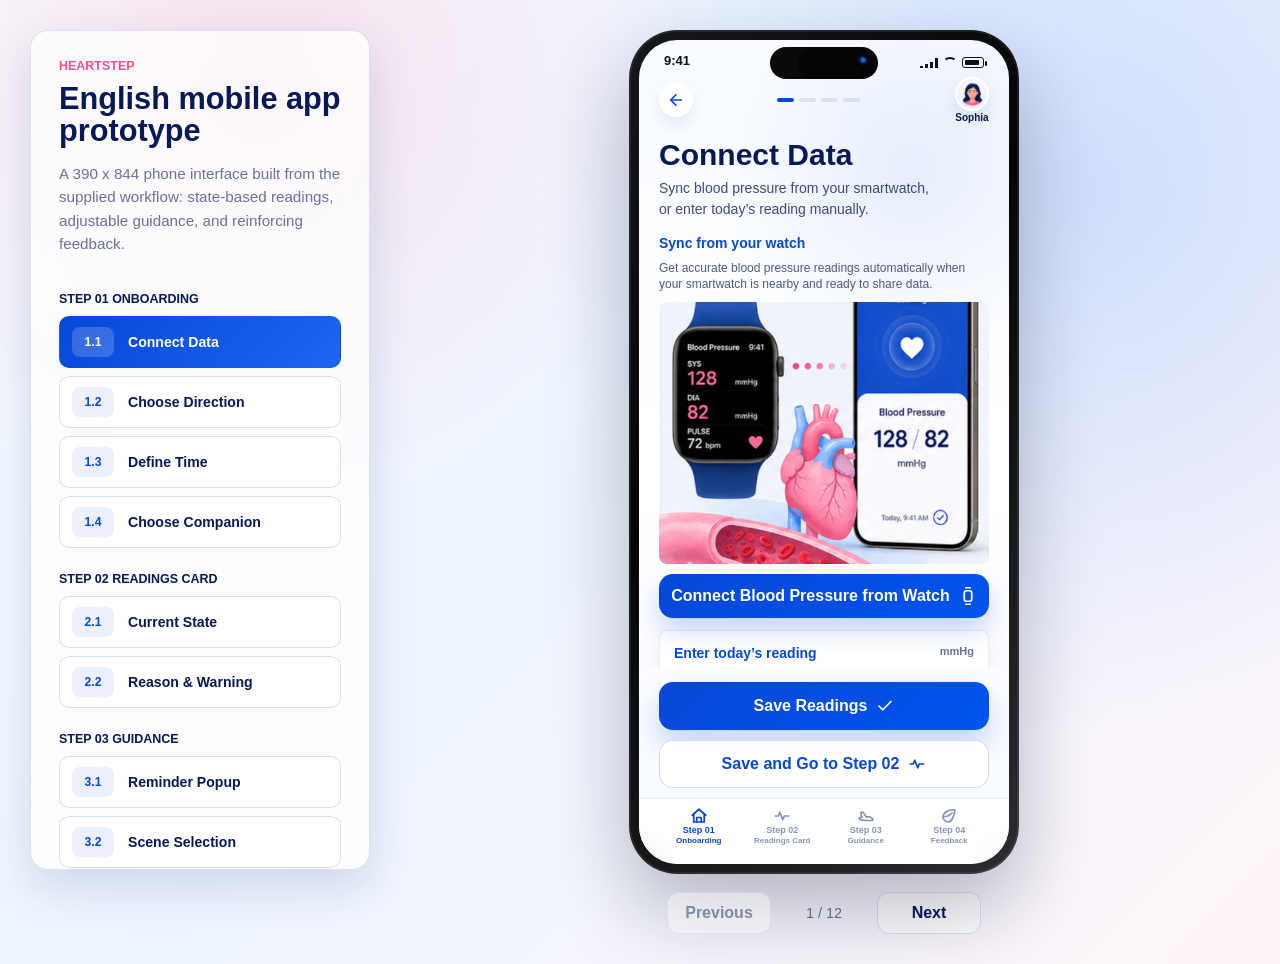
<file: index.html>
<!doctype html>
<html lang="en">
  <head>
    <meta charset="utf-8" />
    <meta name="viewport" content="width=device-width, initial-scale=1" />
    <title>HeartStep English Mobile Prototype</title>
    <link rel="stylesheet" href="./styles.css" />
  </head>
  <body>
    <div class="prototype-shell">
      <aside class="storyboard" aria-label="Prototype screens">
        <div>
          <p class="eyebrow">HeartStep</p>
          <h1>English mobile app prototype</h1>
          <p class="story-copy">
            A 390 x 844 phone interface built from the supplied workflow:
            state-based readings, adjustable guidance, and reinforcing feedback.
          </p>
        </div>
        <div id="screenNav" class="screen-nav"></div>
      </aside>

      <main class="stage">
        <section class="phone-frame" aria-label="390 by 844 mobile prototype">
          <div class="phone-hardware"></div>
          <div id="phoneScreen" class="phone-screen"></div>
        </section>
        <div class="stage-controls" aria-label="Screen controls">
          <button id="prevScreen" type="button" class="ghost-button">Previous</button>
          <span id="screenCounter" class="counter"></span>
          <button id="nextScreen" type="button" class="ghost-button">Next</button>
        </div>
      </main>
    </div>

    <script src="./app.js"></script>
  </body>
</html>
</file>
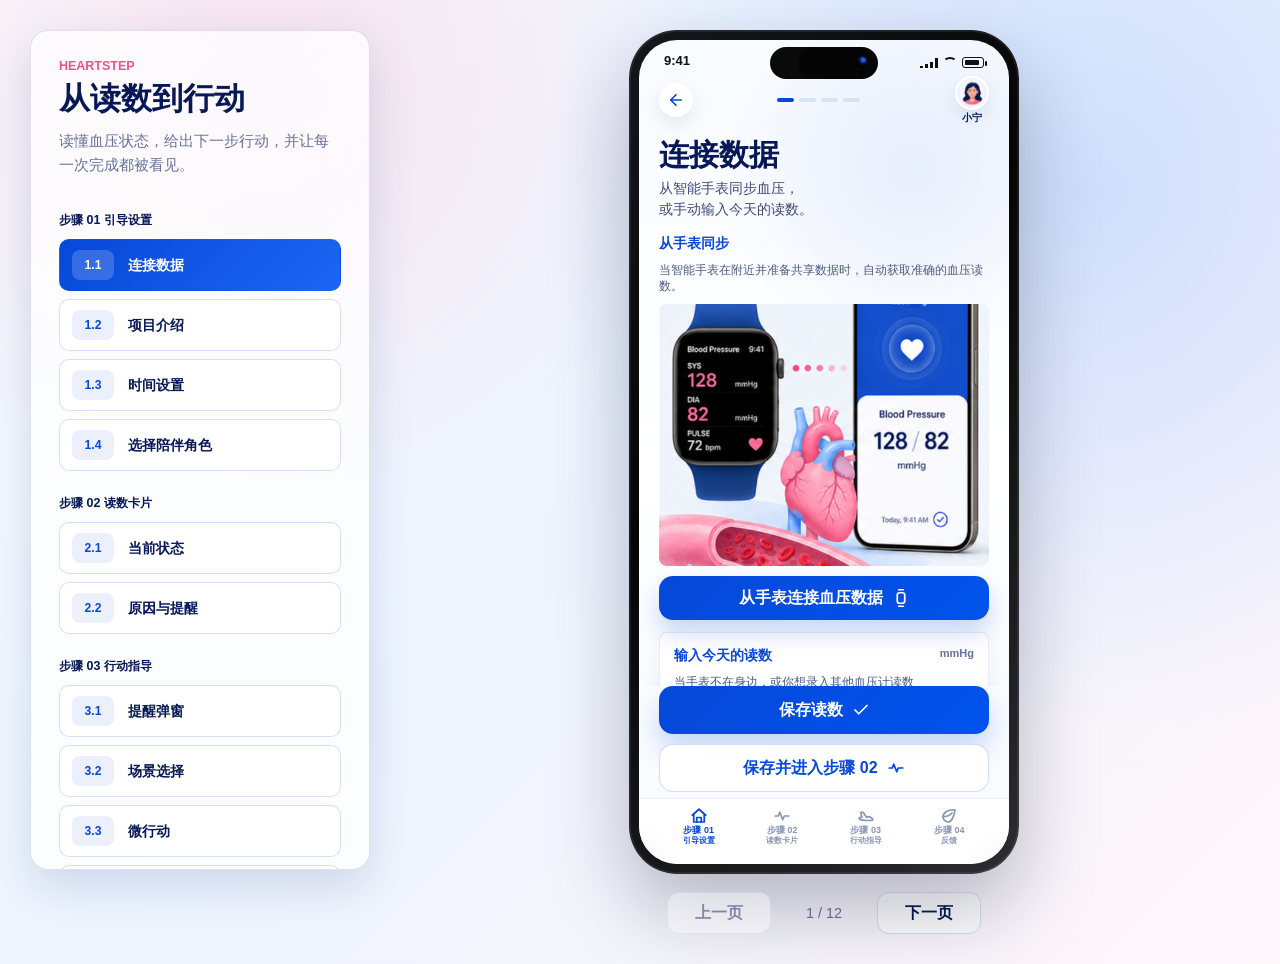
<file: zh/index.html>
<!doctype html>
<html lang="zh-CN">
  <head>
    <meta charset="utf-8" />
    <meta name="viewport" content="width=device-width, initial-scale=1" />
    <title>从读数到行动</title>
    <link rel="stylesheet" href="./styles.css" />
  </head>
  <body>
    <div class="prototype-shell">
      <aside class="storyboard" aria-label="原型页面">
        <div>
          <p class="eyebrow">HeartStep</p>
          <h1>从读数到行动</h1>
          <p class="story-copy">
            读懂血压状态，给出下一步行动，并让每一次完成都被看见。
          </p>
        </div>
        <div id="screenNav" class="screen-nav"></div>
      </aside>

      <main class="stage">
        <section class="phone-frame" aria-label="手机界面预览">
          <div class="phone-hardware"></div>
          <div id="phoneScreen" class="phone-screen"></div>
        </section>
        <div class="stage-controls" aria-label="页面控制">
          <button id="prevScreen" type="button" class="ghost-button">上一页</button>
          <span id="screenCounter" class="counter"></span>
          <button id="nextScreen" type="button" class="ghost-button">下一页</button>
        </div>
      </main>
    </div>

    <script src="./app.js"></script>
  </body>
</html>
</file>
<file: styles.css>
:root {
  --blue: #0648d8;
  --blue-2: #1d65f2;
  --navy: #061856;
  --ink: #13204b;
  --muted: #68739b;
  --line: #dfe7f5;
  --soft: #f5f8ff;
  --soft-blue: #eaf2ff;
  --pink: #f05284;
  --pink-2: #ff7aa1;
  --green: #27b56f;
  --amber: #f59b2f;
  --red: #e82745;
  --lavender: #756af4;
  --shadow: 0 18px 45px rgba(31, 64, 132, 0.16);
}

* {
  box-sizing: border-box;
}

html,
body {
  margin: 0;
  min-height: 100%;
}

body {
  font-family: Inter, ui-sans-serif, -apple-system, BlinkMacSystemFont, "Segoe UI", sans-serif;
  color: var(--ink);
  background:
    radial-gradient(circle at 20% 8%, rgba(255, 122, 161, 0.18), transparent 28rem),
    radial-gradient(circle at 85% 20%, rgba(29, 101, 242, 0.16), transparent 34rem),
    linear-gradient(135deg, #f7fbff 0%, #eef5ff 48%, #fff6fa 100%);
}

button {
  font: inherit;
}

.prototype-shell {
  min-height: 100vh;
  display: grid;
  grid-template-columns: minmax(260px, 340px) minmax(430px, 1fr);
  gap: 28px;
  align-items: center;
  padding: 30px;
}

.storyboard {
  align-self: stretch;
  max-height: calc(100vh - 60px);
  overflow: auto;
  padding: 28px;
  border: 1px solid rgba(116, 139, 192, 0.24);
  border-radius: 18px;
  background: rgba(255, 255, 255, 0.74);
  box-shadow: var(--shadow);
  backdrop-filter: blur(18px);
}

.eyebrow {
  margin: 0 0 10px;
  color: var(--pink);
  font-size: 0.78rem;
  font-weight: 800;
  text-transform: uppercase;
  letter-spacing: 0;
}

.storyboard h1 {
  margin: 0;
  color: var(--navy);
  font-size: clamp(1.8rem, 2.4vw, 2.6rem);
  line-height: 1.05;
  letter-spacing: 0;
}

.story-copy {
  margin: 14px 0 24px;
  color: var(--muted);
  line-height: 1.55;
  font-size: 0.95rem;
}

.screen-nav {
  display: grid;
  gap: 12px;
}

.nav-group {
  display: grid;
  gap: 8px;
}

.nav-group-title {
  margin: 12px 0 2px;
  color: var(--navy);
  font-size: 0.78rem;
  font-weight: 800;
  text-transform: uppercase;
  letter-spacing: 0;
}

.screen-nav button,
.ghost-button {
  border: 1px solid rgba(6, 72, 216, 0.16);
  background: #fff;
  color: var(--navy);
  cursor: pointer;
  transition: transform 160ms ease, border-color 160ms ease, background 160ms ease, color 160ms ease;
}

.screen-nav button {
  width: 100%;
  display: grid;
  grid-template-columns: 46px 1fr;
  gap: 10px;
  align-items: center;
  padding: 10px 12px;
  border-radius: 10px;
  text-align: left;
}

.screen-nav button:hover,
.ghost-button:hover {
  transform: translateY(-1px);
  border-color: rgba(6, 72, 216, 0.34);
}

.screen-nav button.is-active {
  color: #fff;
  border-color: transparent;
  background: linear-gradient(135deg, var(--blue), var(--blue-2));
}

.nav-code {
  display: inline-grid;
  width: 42px;
  height: 30px;
  place-items: center;
  border-radius: 8px;
  background: rgba(6, 72, 216, 0.08);
  color: var(--blue);
  font-weight: 800;
  font-size: 0.76rem;
}

.is-active .nav-code {
  background: rgba(255, 255, 255, 0.18);
  color: #fff;
}

.nav-title {
  font-size: 0.88rem;
  font-weight: 750;
}

.stage {
  display: grid;
  justify-items: center;
  gap: 18px;
}

.phone-frame {
  position: relative;
  width: min(390px, 46vh);
  min-width: 320px;
  max-width: calc(100vw - 40px);
  aspect-ratio: 390 / 844;
  padding: 10px;
  border-radius: 48px;
  background: linear-gradient(135deg, #16171c, #050506 42%, #2c2c31);
  box-shadow:
    0 36px 80px rgba(9, 19, 45, 0.28),
    inset 0 0 0 2px rgba(255, 255, 255, 0.08);
}

.phone-hardware::before {
  content: "";
  position: absolute;
  z-index: 5;
  top: 17px;
  left: 50%;
  width: 108px;
  height: 32px;
  transform: translateX(-50%);
  border-radius: 20px;
  background: #050506;
  box-shadow: inset 28px 0 0 rgba(255, 255, 255, 0.02);
}

.phone-hardware::after {
  content: "";
  position: absolute;
  z-index: 6;
  top: 26px;
  left: calc(50% + 32px);
  width: 11px;
  height: 11px;
  border-radius: 50%;
  background: radial-gradient(circle at 65% 35%, #1b65ff 0 12%, #07122f 38%, #000 70%);
}

.phone-screen {
  position: relative;
  width: 100%;
  height: 100%;
  overflow: hidden;
  border-radius: 38px;
  background:
    radial-gradient(circle at 74% 16%, rgba(6, 72, 216, 0.08), transparent 12rem),
    linear-gradient(180deg, #f8fbff 0%, #ffffff 52%, #f7faff 100%);
}

.stage-controls {
  display: flex;
  align-items: center;
  gap: 14px;
}

.ghost-button {
  min-width: 104px;
  height: 42px;
  border-radius: 12px;
  font-weight: 800;
}

.ghost-button:disabled {
  cursor: not-allowed;
  opacity: 0.42;
  transform: none;
}

.counter {
  min-width: 78px;
  color: var(--muted);
  font-size: 0.9rem;
  text-align: center;
}

.status-bar {
  position: absolute;
  inset: 0 0 auto;
  height: 34px;
  display: flex;
  align-items: end;
  justify-content: space-between;
  padding: 0 25px 6px;
  color: #111;
  font-size: 13px;
  font-weight: 800;
  z-index: 3;
}

.status-icons {
  display: flex;
  align-items: center;
  gap: 5px;
}

.signal {
  width: 18px;
  height: 12px;
  background:
    linear-gradient(to top, #111 0 35%, transparent 35%) 0 7px / 3px 5px no-repeat,
    linear-gradient(to top, #111 0 52%, transparent 52%) 5px 5px / 3px 7px no-repeat,
    linear-gradient(to top, #111 0 70%, transparent 70%) 10px 3px / 3px 9px no-repeat,
    linear-gradient(to top, #111 0 92%, transparent 92%) 15px 1px / 3px 11px no-repeat;
}

.wifi {
  width: 14px;
  height: 11px;
  border: 2px solid #111;
  border-color: #111 transparent transparent transparent;
  border-radius: 50%;
}

.battery {
  position: relative;
  width: 22px;
  height: 11px;
  border: 1.8px solid #111;
  border-radius: 3px;
}

.battery::before {
  content: "";
  position: absolute;
  inset: 2px 4px 2px 2px;
  border-radius: 1px;
  background: #111;
}

.battery::after {
  content: "";
  position: absolute;
  right: -4px;
  top: 3px;
  width: 2px;
  height: 5px;
  border-radius: 2px;
  background: #111;
}

.app-bar {
  position: absolute;
  inset: 34px 0 auto;
  height: 52px;
  z-index: 2;
  display: grid;
  grid-template-columns: 44px 1fr 56px;
  align-items: center;
  gap: 8px;
  padding: 0 20px;
}

.back-control,
.avatar,
.round-icon {
  display: grid;
  place-items: center;
  border: 0;
  border-radius: 50%;
  background: #fff;
  box-shadow: 0 8px 18px rgba(23, 58, 119, 0.1);
}

.back-control {
  width: 34px;
  height: 34px;
  color: var(--blue);
  cursor: pointer;
}

.avatar-wrap {
  justify-self: end;
  display: grid;
  justify-items: center;
  gap: 1px;
  color: var(--navy);
  font-size: 10px;
  font-weight: 800;
}

.avatar {
  position: relative;
  width: 34px;
  height: 34px;
  overflow: hidden;
  border: 2px solid #fff;
  background: #eef5ff url("./assets/sophia.png") center / cover no-repeat;
}

.avatar::before {
  content: none;
}

.avatar::after {
  content: none;
}

.step-stack {
  display: grid;
  justify-items: center;
  gap: 6px;
  color: var(--blue);
  font-size: 14px;
  font-weight: 850;
}

.progress-dots {
  display: flex;
  align-items: center;
  gap: 5px;
}

.progress-dots span {
  width: 17px;
  height: 4px;
  border-radius: 999px;
  background: #d8e2f4;
}

.progress-dots span.is-on {
  background: var(--blue);
}

.screen-scroll {
  position: absolute;
  inset: 91px 0 82px;
  overflow-y: auto;
  padding: 0 20px 22px;
  scrollbar-width: none;
}

.screen-scroll::-webkit-scrollbar {
  display: none;
}

.screen-scroll.with-tabs {
  bottom: 72px;
}

.screen-scroll.bottom-cta {
  bottom: 146px;
}

.screen-scroll.bottom-dual {
  bottom: 196px;
}

.screen-scroll.no-action {
  bottom: 18px;
}

.screen-scroll.modal-space {
  inset: 34px 0 74px;
}

.screen-title {
  margin: 8px 0 16px;
}

.screen-title h2,
.screen-title h3 {
  margin: 0;
  color: var(--navy);
  font-size: 30px;
  line-height: 1.04;
  letter-spacing: 0;
}

.screen-title h3 {
  font-size: 24px;
}

.screen-title p {
  margin: 8px 0 0;
  max-width: 310px;
  color: #3f4a78;
  font-size: 14px;
  line-height: 1.46;
}

.accent {
  color: var(--pink);
}

.panel,
.info-row,
.option-card,
.state-card,
.summary-tile,
.reminder-card {
  border: 1px solid rgba(98, 121, 171, 0.15);
  border-radius: 8px;
  background: rgba(255, 255, 255, 0.88);
  box-shadow: 0 10px 24px rgba(31, 64, 132, 0.08);
}

.panel {
  padding: 14px;
}

.panel + .panel,
.visual + .panel,
.chart-card + .panel,
.section-gap {
  margin-top: 12px;
}

.primary-action {
  position: absolute;
  z-index: 4;
  left: 20px;
  right: 20px;
  bottom: 82px;
  height: 54px;
  display: inline-flex;
  align-items: center;
  justify-content: center;
  gap: 10px;
  border: 0;
  border-radius: 16px;
  color: #fff;
  background: linear-gradient(135deg, var(--blue), #0053ed);
  box-shadow: 0 14px 28px rgba(6, 72, 216, 0.24);
  cursor: pointer;
  font-weight: 850;
}

.primary-action.pink {
  background: linear-gradient(135deg, var(--pink), #f73a70);
  box-shadow: 0 14px 28px rgba(240, 82, 132, 0.24);
}

.primary-action.green {
  background: linear-gradient(135deg, #1da765, #25c878);
  box-shadow: 0 14px 28px rgba(39, 181, 111, 0.22);
}

.bottom-actions {
  position: absolute;
  z-index: 8;
  left: 20px;
  right: 20px;
  bottom: 76px;
  display: grid;
  gap: 10px;
}

.bottom-action {
  min-height: 48px;
  display: inline-flex;
  align-items: center;
  justify-content: center;
  gap: 9px;
  border-radius: 14px;
  cursor: pointer;
  font-weight: 850;
}

.bottom-action.primary {
  border: 0;
  color: #fff;
  background: linear-gradient(135deg, var(--blue), #0053ed);
  box-shadow: 0 14px 28px rgba(6, 72, 216, 0.22);
}

.bottom-action.secondary {
  border: 1px solid rgba(6, 72, 216, 0.18);
  color: var(--blue);
  background: rgba(255, 255, 255, 0.94);
}

.bottom-tabs {
  position: absolute;
  z-index: 6;
  inset: auto 0 0;
  height: 66px;
  display: grid;
  grid-template-columns: repeat(4, 1fr);
  align-items: start;
  padding: 7px 18px 0;
  background: rgba(255, 255, 255, 0.92);
  border-top: 1px solid rgba(98, 121, 171, 0.14);
  backdrop-filter: blur(12px);
}

.tab-item {
  border: 0;
  background: transparent;
  cursor: pointer;
  display: grid;
  justify-items: center;
  gap: 1px;
  color: #8a96b8;
  font: inherit;
  font-size: 9px;
  font-weight: 750;
  line-height: 1.1;
}

.tab-item.is-active {
  color: var(--blue);
}

.tab-item small {
  max-width: 72px;
  color: inherit;
  font-size: 8px;
  line-height: 1.08;
}

.icon {
  width: 18px;
  height: 18px;
  display: inline-block;
  vertical-align: middle;
  fill: none;
  stroke: currentColor;
  stroke-width: 2.3;
  stroke-linecap: round;
  stroke-linejoin: round;
}

.icon.fill {
  fill: currentColor;
  stroke: none;
}

.round-icon {
  flex: 0 0 auto;
  width: 42px;
  height: 42px;
  color: var(--blue);
  background: var(--soft-blue);
  box-shadow: none;
}

.round-icon.pink {
  color: var(--pink);
  background: #fff0f5;
}

.round-icon.green {
  color: var(--green);
  background: #eaf9f1;
}

.round-icon.amber {
  color: var(--amber);
  background: #fff6e9;
}

.round-icon.red {
  color: var(--red);
  background: #fff0f2;
}

.round-icon.purple {
  color: #8358e8;
  background: #f1ecff;
}

.visual {
  position: relative;
  min-height: 188px;
  overflow: hidden;
  border-radius: 8px;
  background:
    radial-gradient(circle at 24% 20%, rgba(255, 255, 255, 0.86), transparent 6rem),
    linear-gradient(135deg, #eaf3ff 0%, #fff7fb 100%);
}

.visual.tall {
  min-height: 270px;
}

.visual.connect-visual {
  min-height: 262px;
  background: linear-gradient(135deg, #eef6ff 0%, #fff7fb 100%);
}

.visual.short {
  min-height: 132px;
}

.visual.blue {
  background: linear-gradient(135deg, #e8f1ff 0%, #f7fbff 48%, #fff1f6 100%);
}

.visual.sleep {
  background:
    radial-gradient(circle at 76% 18%, rgba(255, 255, 255, 0.88), transparent 5rem),
    linear-gradient(135deg, #dfe9ff 0%, #f2f5ff 56%, #fff1f6 100%);
}

.visual.danger {
  background:
    radial-gradient(circle at 78% 30%, rgba(255, 122, 161, 0.28), transparent 5rem),
    linear-gradient(135deg, #fff5f7 0%, #ffe7ed 100%);
}

.visual.green {
  background:
    radial-gradient(circle at 80% 26%, rgba(39, 181, 111, 0.16), transparent 6rem),
    linear-gradient(135deg, #effff7 0%, #f8fbff 64%, #fff6fa 100%);
}

.visual.frozen {
  background:
    linear-gradient(180deg, rgba(255, 255, 255, 0.35), rgba(255, 255, 255, 0.4)),
    linear-gradient(135deg, #dce6f4 0%, #f7fbff 100%);
  filter: grayscale(0.42);
}

.blob {
  position: absolute;
  border-radius: 50%;
  background: rgba(6, 72, 216, 0.09);
}

.blob.one {
  width: 150px;
  height: 150px;
  left: -30px;
  bottom: -40px;
}

.blob.two {
  width: 120px;
  height: 120px;
  right: -28px;
  top: 24px;
  background: rgba(240, 82, 132, 0.12);
}

.organ-heart {
  position: absolute;
  right: 34px;
  top: 44px;
  width: 78px;
  height: 92px;
  transform: rotate(-10deg);
  border-radius: 42% 50% 48% 54%;
  background:
    radial-gradient(circle at 34% 27%, #ff98ae 0 18%, transparent 19%),
    radial-gradient(circle at 63% 24%, #ff7395 0 18%, transparent 19%),
    linear-gradient(135deg, #ff86a2, #ef3f72 58%, #cf244d);
  box-shadow: inset -12px -12px 18px rgba(156, 23, 55, 0.16), 0 12px 22px rgba(240, 82, 132, 0.22);
}

.organ-heart::before,
.organ-heart::after {
  content: "";
  position: absolute;
  top: -24px;
  width: 13px;
  height: 38px;
  border-radius: 999px;
  background: linear-gradient(#fe83a0, #ef3f72);
}

.organ-heart::before {
  left: 22px;
  transform: rotate(-18deg);
}

.organ-heart::after {
  left: 43px;
  transform: rotate(17deg);
  background: linear-gradient(#70a8ff, #2d69dc);
}

.simple-heart {
  position: absolute;
  width: 64px;
  height: 58px;
  transform: rotate(-45deg);
  background: linear-gradient(135deg, #ff7da0, var(--pink));
  border-radius: 15px 0 10px 0;
  box-shadow: 0 12px 24px rgba(240, 82, 132, 0.22);
}

.simple-heart::before,
.simple-heart::after {
  content: "";
  position: absolute;
  width: 64px;
  height: 64px;
  border-radius: 50%;
  background: inherit;
}

.simple-heart::before {
  left: 0;
  top: -33px;
}

.simple-heart::after {
  left: 33px;
  top: 0;
}

.sync-mini-heart {
  position: absolute;
  z-index: 2;
  left: 140px;
  top: 92px;
  width: 34px;
  height: 30px;
  transform: rotate(-45deg);
  border-radius: 9px 0 6px 0;
  background: linear-gradient(135deg, #ff94ad, var(--pink));
  box-shadow: 0 10px 18px rgba(240, 82, 132, 0.18);
}

.sync-mini-heart::before,
.sync-mini-heart::after {
  content: "";
  position: absolute;
  width: 34px;
  height: 34px;
  border-radius: 50%;
  background: inherit;
}

.sync-mini-heart::before {
  left: 0;
  top: -17px;
}

.sync-mini-heart::after {
  left: 17px;
  top: 0;
}

.artery {
  position: absolute;
  left: 24px;
  right: 24px;
  bottom: 26px;
  height: 72px;
  border-radius: 999px;
  background:
    linear-gradient(180deg, rgba(255, 255, 255, 0.62), transparent 34%),
    linear-gradient(90deg, #ff9ab0, #f35582 52%, #ff8ea8);
  box-shadow: inset 0 0 0 8px rgba(255, 255, 255, 0.32), inset 0 -12px 18px rgba(156, 23, 55, 0.12);
}

.artery.narrow::before {
  content: "";
  position: absolute;
  left: 34%;
  top: 22px;
  width: 100px;
  height: 26px;
  border-radius: 999px;
  background: #ffd9a6;
  box-shadow: 0 0 0 6px rgba(255, 226, 186, 0.25);
}

.artery.open {
  background:
    linear-gradient(180deg, rgba(255, 255, 255, 0.62), transparent 34%),
    linear-gradient(90deg, #ff9eb4, #f65b86 52%, #ff9eb4);
}

.blood-cell {
  position: absolute;
  width: 15px;
  height: 10px;
  border-radius: 50%;
  background: #d8204e;
  box-shadow:
    42px 12px 0 -1px #e43a60,
    84px -7px 0 0 #d8204e,
    132px 10px 0 1px #e43a60,
    178px -2px 0 -1px #d8204e,
    224px 12px 0 0 #e43a60;
}

.blood-cell.a {
  left: 40px;
  top: 30px;
}

.blood-cell.b {
  left: 70px;
  top: 44px;
  transform: scale(0.82);
}

.flow-arrow {
  position: absolute;
  top: 29px;
  width: 42px;
  height: 12px;
  border-radius: 999px;
  background: rgba(255, 255, 255, 0.84);
}

.flow-arrow::after {
  content: "";
  position: absolute;
  right: -6px;
  top: -5px;
  border-left: 10px solid rgba(255, 255, 255, 0.84);
  border-top: 10px solid transparent;
  border-bottom: 10px solid transparent;
}

.flow-arrow.one {
  left: 50px;
}

.flow-arrow.two {
  left: 148px;
}

.flow-arrow.three {
  left: 246px;
}

.person {
  position: absolute;
  left: 44px;
  bottom: 42px;
  width: 104px;
  height: 128px;
}

.person .head {
  position: absolute;
  left: 38px;
  top: 4px;
  width: 38px;
  height: 38px;
  border-radius: 50%;
  background: #ffd3bd;
  box-shadow: -6px -3px 0 3px #08276d;
}

.person .body {
  position: absolute;
  left: 29px;
  top: 42px;
  width: 52px;
  height: 72px;
  border-radius: 22px 22px 10px 10px;
  background: var(--pink);
}

.person .leg,
.person .arm {
  position: absolute;
  border-radius: 999px;
  background: #163f99;
}

.person .leg.one {
  left: 32px;
  top: 106px;
  width: 18px;
  height: 46px;
  transform: rotate(12deg);
}

.person .leg.two {
  left: 62px;
  top: 106px;
  width: 18px;
  height: 46px;
  transform: rotate(-22deg);
}

.person .arm.one {
  left: 20px;
  top: 52px;
  width: 14px;
  height: 52px;
  background: #ffd3bd;
  transform: rotate(22deg);
}

.person .arm.two {
  left: 76px;
  top: 51px;
  width: 14px;
  height: 52px;
  background: #ffd3bd;
  transform: rotate(-25deg);
}

.person.walking .leg.one {
  transform: rotate(34deg);
}

.person.walking .leg.two {
  transform: rotate(-38deg);
}

.person.sleeping {
  left: 108px;
  bottom: 62px;
  transform: rotate(-2deg);
}

.person.sleeping .body {
  background: #205edb;
}

.desk {
  position: absolute;
  left: 34px;
  right: 28px;
  bottom: 50px;
  height: 14px;
  border-radius: 999px;
  background: #88a9e8;
  box-shadow: 0 44px 0 -5px #bfd2f5;
}

.laptop {
  position: absolute;
  left: 178px;
  bottom: 72px;
  width: 76px;
  height: 48px;
  border-radius: 5px;
  border: 4px solid #5984d8;
  background: rgba(255, 255, 255, 0.78);
}

.watch-phone {
  position: relative;
  height: 174px;
}

.connect-asset {
  position: absolute;
  inset: 0;
  width: 100%;
  height: 100%;
  object-fit: cover;
  object-position: center;
  filter: saturate(1.02);
}

.watch-band {
  position: absolute;
  z-index: 1;
  left: 38px;
  width: 50px;
  height: 62px;
  border-radius: 16px;
  background: linear-gradient(180deg, #1958d9, #123ba7);
}

.watch-band.top {
  top: 10px;
  box-shadow: 0 98px 0 #123ba7;
}

.device-card {
  position: absolute;
  z-index: 2;
  display: grid;
  place-items: center;
  color: #fff;
  border-radius: 18px;
  background: linear-gradient(180deg, #1157e7, #0633a4);
  box-shadow: 0 16px 30px rgba(6, 72, 216, 0.2);
}

.device-card.watch {
  left: 18px;
  top: 46px;
  width: 92px;
  height: 94px;
  border-radius: 22px;
  background: #111;
}

.device-card.phone {
  right: 16px;
  top: 16px;
  width: 120px;
  height: 148px;
  border: 4px solid #0a163d;
}

.device-card small {
  color: rgba(255, 255, 255, 0.78);
  font-size: 9px;
  font-weight: 750;
}

.device-card strong {
  font-size: 26px;
  line-height: 1;
}

.phone-heart {
  display: grid;
  width: 48px;
  height: 48px;
  place-items: center;
  border-radius: 50%;
  color: #fff;
  background: radial-gradient(circle, rgba(255,255,255,.26), transparent 62%), #2d6df1;
  box-shadow: 0 0 0 14px rgba(255, 255, 255, 0.1);
}

.phone-reading {
  position: absolute;
  left: 0;
  right: 0;
  bottom: 0;
  display: grid;
  justify-items: center;
  gap: 3px;
  min-height: 62px;
  padding: 10px 8px;
  border-radius: 16px 16px 12px 12px;
  color: var(--navy);
  background: #fff;
}

.phone-reading strong {
  color: var(--navy);
  font-size: 22px;
}

.phone-reading small {
  color: #4b557f;
}

.sync-dots {
  position: absolute;
  z-index: 3;
  left: 118px;
  top: 86px;
  display: flex;
  gap: 8px;
}

.sync-dots span {
  width: 8px;
  height: 8px;
  border-radius: 50%;
  background: var(--pink);
  opacity: 0.82;
}

.sync-organ-heart {
  position: absolute;
  z-index: 2;
  left: 130px;
  top: 102px;
  width: 50px;
  height: 58px;
  transform: rotate(-8deg);
  border-radius: 42% 50% 48% 54%;
  background:
    radial-gradient(circle at 34% 27%, #ff98ae 0 18%, transparent 19%),
    radial-gradient(circle at 63% 24%, #ff7395 0 18%, transparent 19%),
    linear-gradient(135deg, #ff86a2, #ef3f72 58%, #cf244d);
  box-shadow: inset -9px -9px 14px rgba(156, 23, 55, 0.14), 0 12px 22px rgba(240, 82, 132, 0.18);
}

.sync-organ-heart::before,
.sync-organ-heart::after {
  content: "";
  position: absolute;
  top: -15px;
  width: 9px;
  height: 24px;
  border-radius: 999px;
  background: linear-gradient(#fe83a0, #ef3f72);
}

.sync-organ-heart::before {
  left: 14px;
  transform: rotate(-18deg);
}

.sync-organ-heart::after {
  left: 29px;
  transform: rotate(17deg);
  background: linear-gradient(#70a8ff, #2d69dc);
}

.sync-section {
  display: grid;
  gap: 10px;
  margin-top: 2px;
}

.section-header {
  display: block;
}

.section-header p:not(.section-label) {
  margin: 2px 0 0;
  color: #4f5a83;
  font-size: 12px;
  line-height: 1.35;
  max-width: 100%;
}

.section-header > span {
  flex: 0 0 auto;
  margin-top: 2px;
  color: var(--blue);
  font-size: 10px;
  font-weight: 850;
}

.watch-connect-button {
  min-height: 44px;
  display: inline-flex;
  align-items: center;
  justify-content: center;
  gap: 9px;
  border: 0;
  border-radius: 14px;
  color: #fff;
  background: linear-gradient(135deg, var(--blue), #0053ed);
  box-shadow: 0 12px 24px rgba(6, 72, 216, 0.22);
  cursor: pointer;
  font-weight: 850;
}

.privacy-row,
.info-row {
  display: flex;
  align-items: center;
  gap: 12px;
  padding: 12px;
}

.privacy-row strong,
.info-row strong,
.metric-title {
  color: var(--blue);
  font-size: 14px;
  font-weight: 850;
}

.privacy-row p,
.info-row p {
  margin: 3px 0 0;
  color: #4c5680;
  font-size: 12px;
  line-height: 1.35;
}

.reading-form {
  display: grid;
  gap: 12px;
  margin-top: 12px;
  padding: 14px;
  border: 1px solid rgba(98, 121, 171, 0.15);
  border-radius: 8px;
  background: rgba(255, 255, 255, 0.92);
  box-shadow: 0 10px 24px rgba(31, 64, 132, 0.08);
}

.form-heading {
  display: flex;
  justify-content: space-between;
  gap: 12px;
  align-items: start;
}

.form-heading small {
  color: var(--muted);
  font-size: 11px;
  font-weight: 850;
}

.form-heading p:not(.section-label) {
  margin: 2px 0 0;
  color: #4f5a83;
  font-size: 12px;
  line-height: 1.35;
  max-width: 100%;
}

.input-grid {
  display: grid;
  grid-template-columns: repeat(2, 1fr);
  gap: 8px;
}

.input-card {
  display: grid;
  gap: 5px;
  min-width: 0;
  padding: 10px 8px;
  border: 1px solid var(--line);
  border-radius: 8px;
  background: #f8fbff;
}

.input-card span {
  color: var(--muted);
  font-size: 10px;
  font-weight: 850;
}

.input-card input {
  width: 100%;
  min-width: 0;
  border: 0;
  outline: 0;
  color: var(--navy);
  background: transparent;
  font-size: 24px;
  font-weight: 900;
  letter-spacing: 0;
}

.input-card input:focus {
  color: var(--blue);
}

.toggle-row {
  display: flex;
  justify-content: space-between;
  align-items: center;
  gap: 12px;
  min-height: 58px;
  padding: 10px;
  border: 1px solid var(--line);
  border-radius: 8px;
  background: #fff;
}

.toggle-row strong {
  display: block;
  color: var(--navy);
  font-size: 12px;
}

.toggle-row small {
  display: block;
  margin-top: 3px;
  color: var(--muted);
  font-size: 10.5px;
  line-height: 1.25;
}

.toggle-row input {
  position: relative;
  flex: 0 0 auto;
  width: 46px;
  height: 28px;
  appearance: none;
  border-radius: 999px;
  background: #dbe4f4;
  cursor: pointer;
  transition: background 160ms ease;
}

.toggle-row input::before {
  content: "";
  position: absolute;
  left: 3px;
  top: 3px;
  width: 22px;
  height: 22px;
  border-radius: 50%;
  background: #fff;
  box-shadow: 0 4px 10px rgba(31, 64, 132, 0.18);
  transition: transform 160ms ease;
}

.toggle-row input:checked {
  background: var(--pink);
}

.toggle-row input:checked::before {
  transform: translateX(18px);
}

.form-note {
  margin: 0;
  color: #4f5a83;
  font-size: 11.5px;
  line-height: 1.35;
}

.direction-grid,
.companion-list,
.state-grid,
.task-grid {
  display: grid;
  gap: 10px;
}

.direction-grid {
  grid-template-columns: 1fr 1fr;
}

.program-intro {
  display: grid;
  grid-template-columns: 44px 1fr;
  gap: 10px;
  align-items: center;
  padding: 8px 12px;
  border: 1px solid rgba(98, 121, 171, 0.15);
  border-radius: 8px;
  background: rgba(255, 255, 255, 0.9);
  box-shadow: 0 10px 24px rgba(31, 64, 132, 0.08);
}

.program-intro strong {
  color: var(--blue);
  font-size: 14px;
}

.program-intro p {
  margin: 2px 0 0;
  color: #4f5a83;
  font-size: 11px;
  line-height: 1.25;
}

.intervention-grid {
  display: grid;
  gap: 10px;
  margin-top: 10px;
}

.intervention-card {
  display: grid;
  grid-template-columns: 118px 1fr;
  align-items: stretch;
  overflow: hidden;
  border: 1px solid rgba(98, 121, 171, 0.15);
  border-radius: 8px;
  background: rgba(255, 255, 255, 0.92);
  box-shadow: 0 10px 24px rgba(31, 64, 132, 0.08);
}

.intervention-card img {
  display: block;
  width: 100%;
  height: 100%;
  aspect-ratio: 1;
  object-fit: cover;
  object-position: center;
  background: #eef5ff;
}

.intervention-card.movement img {
  object-position: center;
}

.intervention-card.diet img {
  object-position: center;
}

.intervention-content {
  min-width: 0;
  display: grid;
  gap: 6px;
  padding: 8px 12px 10px;
  align-content: center;
}

.intervention-content h3 {
  margin: 0;
  color: var(--navy);
  font-size: 16px;
  line-height: 1.1;
}

.intervention-content p {
  margin: 0;
  color: #4f5a83;
  font-size: 12px;
  line-height: 1.38;
}

.intervention-content ul {
  display: flex;
  flex-wrap: wrap;
  gap: 6px;
  margin: 0;
  padding: 0;
  list-style: none;
}

.intervention-content li {
  padding: 6px 8px;
  border-radius: 999px;
  color: var(--blue);
  background: #eef5ff;
  font-size: 10.2px;
  font-weight: 850;
  line-height: 1;
}

.intervention-content li::before {
  content: none;
}

.intervention-card.diet .intervention-content li {
  color: #c51f57;
  background: #fff0f5;
}

.option-card {
  min-height: 146px;
  padding: 12px;
  position: relative;
  overflow: hidden;
}

.option-card.is-selected {
  border-color: rgba(6, 72, 216, 0.64);
  box-shadow: 0 12px 28px rgba(6, 72, 216, 0.13);
}

.option-card h3 {
  margin: 8px 0 4px;
  color: var(--navy);
  font-size: 16px;
  line-height: 1.1;
}

.option-card p {
  margin: 0;
  color: #4f5a83;
  font-size: 11px;
  line-height: 1.36;
}

.mini-visual {
  height: 54px;
  position: relative;
  border-radius: 8px;
  overflow: hidden;
  background: linear-gradient(135deg, var(--soft-blue), #fff1f6);
}

.mini-visual .simple-heart {
  right: 20px;
  top: 20px;
  width: 28px;
  height: 25px;
}

.mini-visual .simple-heart::before,
.mini-visual .simple-heart::after {
  width: 28px;
  height: 28px;
}

.mini-visual .simple-heart::before {
  top: -14px;
}

.mini-visual .simple-heart::after {
  left: 14px;
}

.mini-line {
  position: absolute;
  left: 14px;
  right: 70px;
  bottom: 18px;
  height: 3px;
  border-radius: 999px;
  background: linear-gradient(90deg, var(--blue), var(--pink));
}

.mini-person {
  position: absolute;
  left: 20px;
  bottom: 10px;
  width: 24px;
  height: 38px;
  border-radius: 12px 12px 4px 4px;
  background: var(--pink);
}

.mini-person::before {
  content: "";
  position: absolute;
  left: 5px;
  top: -14px;
  width: 15px;
  height: 15px;
  border-radius: 50%;
  background: #ffd3bd;
  box-shadow: -4px -1px 0 2px #08276d;
}

.mini-moon {
  position: absolute;
  right: 20px;
  top: 14px;
  width: 32px;
  height: 32px;
  border-radius: 50%;
  background: #88a7ff;
  box-shadow: inset -10px -2px 0 #fff;
}

.mini-bowl {
  position: absolute;
  left: 18px;
  bottom: 12px;
  width: 54px;
  height: 26px;
  border-radius: 4px 4px 30px 30px;
  background: var(--pink);
}

.schedule-ring {
  position: relative;
  width: 214px;
  height: 214px;
  margin: 6px auto 16px;
  border-radius: 50%;
  background:
    conic-gradient(var(--blue) 0deg 128deg, #e7edf8 128deg 360deg);
  display: grid;
  place-items: center;
}

.schedule-ring::before {
  content: "";
  position: absolute;
  inset: 23px;
  border-radius: 50%;
  background: #fff;
  box-shadow: inset 0 0 0 1px var(--line);
}

.schedule-ring > div {
  position: relative;
  z-index: 1;
  text-align: center;
}

.schedule-ring strong {
  display: block;
  color: var(--navy);
  font-size: 28px;
  line-height: 1;
}

.schedule-ring span {
  color: var(--muted);
  font-size: 13px;
}

.time-grid {
  display: grid;
  grid-template-columns: 1fr 1fr;
  gap: 10px;
}

.schedule-hero {
  height: 142px;
  overflow: hidden;
  border-radius: 8px;
  background: #edf5ff;
}

.schedule-hero img {
  width: 100%;
  height: 100%;
  display: block;
  object-fit: cover;
  object-position: center bottom;
  transform: scale(1.06);
  transform-origin: center bottom;
}

.schedule-panel {
  padding: 12px;
}

.time-card {
  padding: 12px;
  border: 1px solid var(--line);
  border-radius: 8px;
  background: #fff;
}

.time-card.adjustable-time {
  display: grid;
  gap: 8px;
  padding: 10px;
}

.time-card span {
  color: var(--muted);
  font-size: 11px;
  font-weight: 750;
}

.time-adjuster {
  display: grid;
  grid-template-columns: 28px minmax(58px, 1fr) 28px;
  align-items: center;
  gap: 3px;
}

.time-adjuster button {
  width: 28px;
  height: 30px;
  display: grid;
  place-items: center;
  border: 1px solid #c9d7f4;
  border-radius: 8px;
  color: var(--blue);
  background: #f5f8ff;
  cursor: pointer;
  font-size: 11px;
  font-weight: 900;
}

.time-adjuster input {
  width: 100%;
  min-width: 0;
  height: 32px;
  padding: 0 2px;
  border: 1px solid #d8e2f4;
  border-radius: 8px;
  color: var(--navy);
  background: #fff;
  font: inherit;
  font-family: ui-monospace, SFMono-Regular, Menlo, Consolas, monospace;
  font-size: 12px;
  font-weight: 850;
  text-align: center;
  cursor: text;
}

.time-card strong {
  display: block;
  color: var(--blue);
  font-size: 18px;
  white-space: nowrap;
}

.remaining-line {
  margin: -3px 0 10px;
  color: var(--pink);
  font-size: 13px;
  font-weight: 850;
}

.exercise-window-grid {
  display: grid;
  gap: 8px;
}

.exercise-window {
  display: grid;
  grid-template-columns: 38px 1fr auto;
  gap: 9px;
  align-items: center;
  min-height: 76px;
  padding: 9px;
  border: 1px solid var(--line);
  border-radius: 8px;
  background: #fff;
}

.exercise-window .round-icon {
  width: 38px;
  height: 38px;
  justify-self: center;
  align-self: center;
}

.exercise-window .round-icon .icon {
  width: 19px;
  height: 19px;
}

.exercise-window strong {
  display: block;
  color: var(--navy);
  font-size: 13px;
}

.exercise-window span,
.exercise-window time {
  display: block;
  color: var(--muted);
  font-size: 10.5px;
  line-height: 1.2;
}

.exercise-window time {
  margin-top: 3px;
  color: var(--blue);
  font-weight: 850;
}

.mini-stepper {
  display: grid;
  grid-template-columns: 24px 48px 24px;
  align-items: center;
  gap: 4px;
  color: var(--blue);
}

.mini-stepper button {
  width: 24px;
  height: 24px;
  display: grid;
  place-items: center;
  border: 1px solid #c9d7f4;
  border-radius: 8px;
  color: var(--blue);
  background: #f5f8ff;
  cursor: pointer;
  font-weight: 900;
}

.mini-stepper b {
  color: var(--navy);
  font-size: 12px;
  text-align: center;
}

.movement-choice {
  display: grid;
  grid-template-columns: repeat(3, 1fr);
  gap: 8px;
}

.choice-pill {
  min-height: 90px;
  display: grid;
  align-content: center;
  justify-items: center;
  gap: 5px;
  padding: 8px;
  border: 1px solid var(--line);
  border-radius: 8px;
  background: #fff;
  text-align: center;
}

.choice-pill.is-selected {
  border-color: var(--blue);
  color: var(--blue);
  background: #f4f8ff;
}

.choice-pill strong {
  font-size: 13px;
}

.choice-pill span {
  color: var(--muted);
  font-size: 10px;
  line-height: 1.25;
}

.stepper {
  display: flex;
  align-items: center;
  justify-content: center;
  gap: 18px;
  height: 48px;
  margin-top: 10px;
  border: 1px solid var(--line);
  border-radius: 8px;
  background: var(--soft);
  color: var(--blue);
  font-weight: 850;
}

.stepper strong {
  color: var(--navy);
  font-size: 24px;
}

.companion-list {
  grid-template-columns: 1fr;
}

.companion-card {
  position: relative;
  display: grid;
  grid-template-columns: 84px 1fr;
  gap: 12px;
  align-items: center;
  padding: 12px;
  width: 100%;
  border: 1px solid rgba(98, 121, 171, 0.15);
  color: inherit;
  text-align: left;
  font: inherit;
  cursor: pointer;
  appearance: none;
  transition: border-color 160ms ease, box-shadow 160ms ease, transform 160ms ease;
}

.companion-card.is-selected {
  border-color: rgba(6, 72, 216, 0.72);
  box-shadow: 0 12px 28px rgba(6, 72, 216, 0.14);
}

.companion-card:active {
  transform: scale(0.99);
}

.choice-check {
  position: absolute;
  top: 9px;
  right: 9px;
  width: 24px;
  height: 24px;
  display: none;
  place-items: center;
  border-radius: 999px;
  color: #fff;
  background: var(--blue);
  box-shadow: 0 8px 16px rgba(6, 72, 216, 0.24);
}

.choice-check .icon {
  width: 14px;
  height: 14px;
}

.companion-card.is-selected .choice-check {
  display: grid;
}

.companion-portrait {
  position: relative;
  height: 84px;
  border-radius: 8px;
  overflow: hidden;
  background: linear-gradient(135deg, #ffeaf1, #e9f2ff);
}

.companion-portrait img {
  width: 100%;
  height: 100%;
  display: block;
  object-fit: cover;
}

.companion-card h3 {
  margin: 0;
  color: var(--blue);
  font-size: 16px;
}

.companion-card p {
  margin: 5px 0 0;
  color: #4f5a83;
  font-size: 12px;
  line-height: 1.38;
}

.reading-hero {
  margin: 6px 0 10px;
}

.reading-label {
  color: var(--navy);
  font-weight: 850;
  font-size: 18px;
}

.bp-number {
  display: flex;
  align-items: baseline;
  gap: 8px;
  color: var(--blue);
  font-size: 62px;
  font-weight: 900;
  line-height: 1;
  letter-spacing: 0;
}

.bp-number .slash {
  color: #596181;
  font-weight: 650;
}

.bp-number .dia {
  color: var(--pink);
}

.bp-number small {
  color: #4b557f;
  font-size: 13px;
  font-weight: 800;
}

.bp-number.compact {
  margin-top: 10px;
  font-size: 42px;
}

.reading-state-card {
  display: grid;
  grid-template-columns: 112px 1fr;
  grid-template-areas:
    "label label"
    "image body";
  gap: 10px;
  overflow: hidden;
  padding: 12px;
  border: 1px solid rgba(98, 121, 171, 0.15);
  border-radius: 8px;
  background: #fff;
  box-shadow: 0 10px 24px rgba(31, 64, 132, 0.08);
}

.reading-state-card.normal {
  background: linear-gradient(180deg, #f6fbff 0%, #fff 58%);
}

.reading-state-card.amber {
  background: linear-gradient(180deg, #fff8eb 0%, #fff 58%);
}

.reading-state-card.pink {
  background: linear-gradient(180deg, #fff1f7 0%, #fff 58%);
}

.reading-state-card.red {
  background: linear-gradient(180deg, #fff0f3 0%, #fff 58%);
}

.state-card-label {
  grid-area: label;
  margin: 0;
  color: var(--blue);
  font-size: 13px;
  font-weight: 900;
}

.state-image {
  grid-area: image;
  height: 122px;
  overflow: hidden;
  border-radius: 8px;
  background: #eef5ff;
}

.state-image img {
  width: 100%;
  height: 100%;
  display: block;
  object-fit: cover;
  object-position: center;
}

.state-card-body {
  grid-area: body;
  align-self: center;
  padding: 0;
}

.state-card-body .bp-number.compact {
  margin-top: 8px;
  gap: 5px;
  font-size: 32px;
}

.state-card-body .bp-number small {
  font-size: 10px;
}

.state-card-body .status-chip {
  height: 30px;
  padding: 0 10px;
  font-size: 11px;
}

.state-card-body p {
  margin: 8px 0 0;
  color: #313b67;
  font-size: 12px;
  line-height: 1.42;
  font-weight: 760;
}

.status-chip {
  display: inline-flex;
  align-items: center;
  gap: 7px;
  height: 34px;
  padding: 0 13px;
  border-radius: 999px;
  color: var(--blue);
  background: #e8f0ff;
  font-weight: 850;
  font-size: 13px;
}

.status-chip.green {
  color: #187b4d;
  background: #dff8e9;
}

.status-chip.amber {
  color: #a95c00;
  background: #fff0d4;
}

.status-chip.pink {
  color: #c51f57;
  background: #ffe5ef;
}

.status-chip.red {
  color: #c4152e;
  background: #ffe4e8;
}

.chart-card {
  padding: 14px;
  border: 1px solid rgba(98, 121, 171, 0.15);
  border-radius: 8px;
  background: #fff;
  box-shadow: 0 10px 24px rgba(31, 64, 132, 0.08);
}

.chart-head {
  display: flex;
  justify-content: space-between;
  align-items: center;
  margin-bottom: 8px;
}

.chart-head strong {
  color: var(--navy);
}

.legend {
  display: flex;
  gap: 12px;
  color: #697498;
  font-size: 11px;
}

.legend span::before {
  content: "";
  display: inline-block;
  width: 8px;
  height: 8px;
  margin-right: 5px;
  border-radius: 50%;
  background: var(--blue);
}

.legend span:nth-child(2)::before {
  background: var(--pink);
}

.trend-current {
  display: flex;
  justify-content: space-between;
  align-items: center;
  gap: 10px;
  margin-top: 8px;
  padding: 9px 10px;
  border-radius: 8px;
  color: #4f5a83;
  background: #f5f8ff;
  font-size: 11px;
  font-weight: 800;
}

.trend-current strong {
  color: var(--blue);
  font-size: 13px;
}

.companion-note {
  display: grid;
  grid-template-columns: 42px 1fr;
  gap: 11px;
  align-items: start;
}

.companion-note strong {
  display: block;
  color: var(--blue);
  font-size: 15px;
}

.companion-note p {
  margin: 5px 0 0;
  color: #4f5a83;
  font-size: 12.5px;
  line-height: 1.42;
}

.trend-svg {
  width: 100%;
  height: 238px;
}

.state-grid {
  grid-template-columns: 1fr;
}

.current-state-card {
  display: grid;
  grid-template-columns: 1fr 112px;
  gap: 12px;
  align-items: center;
  min-height: 156px;
  padding: 14px;
  border: 1px solid rgba(98, 121, 171, 0.15);
  border-radius: 8px;
  background: rgba(255, 255, 255, 0.9);
  box-shadow: 0 10px 24px rgba(31, 64, 132, 0.08);
}

.current-state-card.pink {
  background: linear-gradient(135deg, #fff, #fff0f5);
}

.current-state-card.red {
  background: linear-gradient(135deg, #fff, #fff0f2);
}

.current-state-card.amber {
  background: linear-gradient(135deg, #fff, #fff7ea);
}

.current-state-card p {
  margin: 8px 0 0;
  color: #4f5a83;
  font-size: 12px;
  line-height: 1.35;
}

.current-state-card .state-figure {
  height: 112px;
}

.state-card {
  display: grid;
  grid-template-columns: 84px 1fr;
  gap: 12px;
  align-items: center;
  min-height: 112px;
  padding: 12px;
  overflow: hidden;
  position: relative;
}

.state-card::after {
  content: "";
  position: absolute;
  right: -25px;
  bottom: -35px;
  width: 110px;
  height: 110px;
  border-radius: 50%;
  background: rgba(6, 72, 216, 0.06);
}

.state-card.amber::after {
  background: rgba(245, 155, 47, 0.13);
}

.state-card.pink::after {
  background: rgba(240, 82, 132, 0.12);
}

.state-card.red::after {
  background: rgba(232, 39, 69, 0.12);
}

.state-card.is-current {
  border-color: rgba(6, 72, 216, 0.42);
  box-shadow: 0 14px 30px rgba(6, 72, 216, 0.13);
}

.state-figure {
  position: relative;
  height: 84px;
  border-radius: 8px;
  background: linear-gradient(135deg, #eef5ff, #fff1f6);
}

.state-figure .organ-heart {
  right: 16px;
  top: 26px;
  width: 42px;
  height: 50px;
}

.state-card h3 {
  margin: 0 0 5px;
  color: var(--navy);
  font-size: 16px;
}

.state-card .state-reading {
  color: var(--pink);
  font-size: 25px;
  font-weight: 900;
}

.state-card.normal .state-reading {
  color: var(--blue);
}

.state-card p {
  margin: 5px 0 0;
  color: #4f5a83;
  font-size: 11.5px;
  line-height: 1.35;
}

.explain-block h3,
.warning-block h3 {
  margin: 0 0 8px;
  color: var(--blue);
  font-size: 17px;
}

.explain-block p,
.warning-block p {
  margin: 0;
  color: #4f5a83;
  font-size: 13px;
  line-height: 1.48;
}

.warning-block {
  opacity: 0.76;
}

.warning-block.is-active-plan {
  opacity: 1;
  border-color: rgba(240, 82, 132, 0.32);
  box-shadow: 0 14px 32px rgba(240, 82, 132, 0.14);
}

.reading-detail-summary {
  display: flex;
  align-items: center;
  justify-content: space-between;
  gap: 12px;
}

.reading-detail-summary strong {
  display: block;
  margin-top: 10px;
  color: var(--blue);
  font-size: 34px;
  line-height: 1;
}

.reading-detail-summary .pink {
  color: var(--pink);
}

.reading-detail-summary > div > span:last-child {
  display: block;
  margin-top: 4px;
  color: var(--muted);
  font-size: 12px;
  font-weight: 800;
}

.detail-action-list {
  display: grid;
  gap: 8px;
  margin-top: 12px;
}

.detail-action-item {
  display: grid;
  grid-template-columns: 42px 1fr;
  gap: 10px;
  align-items: center;
  min-height: 58px;
  padding: 10px;
  border: 1px solid var(--line);
  border-radius: 8px;
  background: #fff;
}

.detail-action-item .round-icon {
  width: 42px;
  height: 42px;
  display: grid;
  place-items: center;
  align-self: center;
  justify-self: center;
}

.detail-action-item .round-icon .icon {
  width: 18px;
  height: 18px;
}

.detail-action-item strong {
  display: block;
  color: var(--navy);
  font-size: 13px;
}

.detail-action-item div span {
  display: block;
  color: var(--muted);
  font-size: 11px;
  line-height: 1.28;
}

.urgent-note {
  border-color: #ffc5d0;
  background: #fff3f6;
}

.urgent-note h3,
.urgent-note p {
  color: var(--red);
}

.habit-row,
.action-row,
.symptom-grid,
.summary-grid {
  display: grid;
  gap: 8px;
}

.habit-row {
  grid-template-columns: repeat(4, 1fr);
  margin-top: 12px;
}

.habit-item {
  display: grid;
  justify-items: center;
  gap: 5px;
  color: #4f5a83;
  font-size: 10px;
  line-height: 1.2;
  text-align: center;
}

.habit-item .round-icon {
  width: 44px;
  height: 44px;
}

.action-row {
  grid-template-columns: 1fr;
}

.action-item {
  display: flex;
  align-items: center;
  gap: 10px;
  min-height: 58px;
  padding: 10px;
  border: 1px solid var(--line);
  border-radius: 8px;
  background: #fff;
}

.action-item strong {
  display: block;
  color: var(--navy);
  font-size: 13px;
}

.action-item span {
  color: var(--muted);
  font-size: 11px;
}

.observation-grid {
  display: grid;
  grid-template-columns: repeat(3, 1fr);
  gap: 8px;
}

.observe-time {
  min-height: 82px;
  padding: 10px 6px;
  border: 1px solid var(--line);
  border-radius: 8px;
  text-align: center;
  background: #fff;
}

.observe-time strong {
  display: block;
  margin-top: 5px;
  color: var(--navy);
  font-size: 12px;
}

.observe-time span {
  color: var(--muted);
  font-size: 10px;
}

.record-list {
  display: grid;
  gap: 8px;
  margin-top: 8px;
}

.record-list div {
  display: flex;
  justify-content: space-between;
  color: #4f5a83;
  font-size: 12px;
}

.three-day {
  display: grid;
  grid-template-columns: repeat(3, 1fr);
  gap: 8px;
  margin-top: 10px;
  text-align: center;
}

.day-dot {
  display: inline-grid;
  place-items: center;
  width: 30px;
  height: 30px;
  margin-bottom: 4px;
  border: 1px solid #bdd0fb;
  border-radius: 50%;
  color: var(--blue);
  background: #eef5ff;
  font-weight: 850;
}

.three-day strong {
  display: block;
  color: var(--navy);
  font-size: 11px;
}

.three-day span {
  color: var(--muted);
  font-size: 9.8px;
}

.symptom-grid {
  grid-template-columns: repeat(4, 1fr);
}

.symptom {
  display: grid;
  justify-items: center;
  gap: 5px;
  color: #4f5a83;
  font-size: 9.8px;
  line-height: 1.15;
  text-align: center;
}

.modal-backdrop {
  position: absolute;
  inset: 0;
  z-index: 7;
  background:
    linear-gradient(rgba(10, 18, 45, 0.42), rgba(10, 18, 45, 0.42)),
    linear-gradient(180deg, #f8fbff, #fff);
}

.blur-home {
  position: absolute;
  inset: 72px 22px 86px;
  opacity: 0.5;
}

.reminder-card {
  position: absolute;
  z-index: 9;
  left: 27px;
  right: 27px;
  top: 118px;
  min-height: 584px;
  padding: 20px;
  background: rgba(255, 255, 255, 0.96);
}

.guidance-board {
  display: grid;
  gap: 12px;
}

.guidance-tile {
  min-height: 250px;
  display: grid;
  grid-template-rows: auto 1fr auto;
  gap: 10px;
  padding: 12px;
  border: 1px solid rgba(98, 121, 171, 0.15);
  border-radius: 8px;
  background: rgba(255, 255, 255, 0.9);
  box-shadow: 0 10px 24px rgba(31, 64, 132, 0.08);
}

.guidance-tile.exercise {
  background: linear-gradient(180deg, #f6f9ff 0%, #fff 70%);
}

.guidance-tile.diet {
  background: linear-gradient(180deg, #fff5f8 0%, #fff 70%);
}

.guidance-tile-art {
  position: relative;
  overflow: hidden;
  border-radius: 8px;
  background: linear-gradient(135deg, #e9f2ff, #fff4f8);
}

.guidance-tile-art.exercise {
  aspect-ratio: 488 / 422;
}

.guidance-tile-art.diet {
  aspect-ratio: 494 / 392;
}

.guidance-tile-art img,
.reminder-image img {
  width: 100%;
  height: 100%;
  display: block;
  object-fit: cover;
  object-position: center;
}

.guidance-tile-copy h3 {
  margin: 4px 0 6px;
  color: var(--blue);
  font-size: 18px;
}

.guidance-tile-copy p {
  margin: 0;
  color: #4f5a83;
  font-size: 12.5px;
  line-height: 1.42;
}

.guidance-tile-copy > span:last-child {
  display: inline-block;
  margin-top: 8px;
  color: var(--muted);
  font-size: 11px;
  font-weight: 800;
}

.tile-cta {
  width: 100%;
  height: 46px;
  border: 0;
  border-radius: 12px;
  color: #fff;
  background: linear-gradient(135deg, var(--blue), #0053ed);
  cursor: pointer;
  font-weight: 850;
}

.guidance-modal-backdrop {
  backdrop-filter: blur(1px);
}

.guidance-reminder-card {
  top: 50%;
  transform: translateY(-50%);
  min-height: auto;
}

.reminder-image {
  overflow: hidden;
  border-radius: 8px;
  background: #f5f8ff;
}

.reminder-image.exercise {
  aspect-ratio: 488 / 422;
}

.exercise-reminder-summary {
  display: grid;
  grid-template-columns: 1fr 1fr;
  gap: 8px;
  margin-top: 12px;
}

.exercise-reminder-summary div {
  padding: 10px;
  border-radius: 8px;
  background: #f5f8ff;
}

.exercise-reminder-summary span {
  display: block;
  color: var(--muted);
  font-size: 10px;
  font-weight: 800;
}

.exercise-reminder-summary strong {
  display: block;
  margin-top: 4px;
  color: var(--blue);
  font-size: 12px;
}

.close-dot {
  position: absolute;
  right: 18px;
  top: 18px;
  width: 30px;
  height: 30px;
  display: grid;
  place-items: center;
  padding: 0;
  border: 0;
  border-radius: 50%;
  background: #f1f4fb;
  color: var(--ink);
}

.close-dot svg {
  width: 17px;
  height: 17px;
  display: block;
}

.reminder-card h2 {
  margin: 20px 0 8px;
  color: var(--blue);
  font-size: 28px;
  line-height: 1.08;
}

.reminder-card p {
  margin: 0;
  color: #4f5a83;
  font-size: 13px;
  line-height: 1.45;
}

.modal-cta {
  width: 100%;
  height: 52px;
  margin-top: 14px;
  border: 0;
  border-radius: 14px;
  color: #fff;
  background: linear-gradient(135deg, var(--blue), #0053ed);
  box-shadow: 0 14px 28px rgba(6, 72, 216, 0.2);
  cursor: pointer;
  font-weight: 850;
}

.environment-grid {
  display: grid;
  grid-template-columns: repeat(2, 1fr);
  gap: 12px;
}

.environment-card {
  appearance: none;
  -webkit-appearance: none;
  cursor: pointer;
  min-height: 178px;
  padding: 10px;
  border: 1px solid var(--line);
  border-radius: 8px;
  background: #fff;
  color: inherit;
  font: inherit;
  text-align: left;
  transition: border-color 0.18s ease, background 0.18s ease, box-shadow 0.18s ease, transform 0.18s ease;
}

.environment-card.is-selected {
  border-color: var(--blue);
  background: #f6f9ff;
  box-shadow: 0 10px 22px rgba(6, 72, 216, 0.12);
}

.environment-card:active,
.state-option:active {
  transform: scale(0.99);
}

.environment-art {
  aspect-ratio: 1 / 1;
  width: 100%;
  position: relative;
  border-radius: 8px;
  overflow: hidden;
  background: linear-gradient(135deg, #edf5ff, #fff4f8);
}

.environment-art img {
  width: 100%;
  height: 100%;
  display: block;
  object-fit: cover;
  object-position: center;
}

.environment-card strong {
  display: block;
  margin-top: 10px;
  color: var(--navy);
  text-align: center;
}

.state-list {
  display: grid;
  gap: 10px;
  margin-top: 12px;
}

.state-option {
  appearance: none;
  -webkit-appearance: none;
  cursor: pointer;
  display: grid;
  grid-template-columns: 92px 1fr 24px;
  gap: 12px;
  align-items: center;
  min-height: 112px;
  padding: 10px;
  border: 1px solid var(--line);
  border-radius: 8px;
  background: #fff;
  color: inherit;
  font: inherit;
  text-align: left;
  transition: border-color 0.18s ease, background 0.18s ease, box-shadow 0.18s ease, transform 0.18s ease;
}

.state-option .environment-art {
  width: 92px;
}

.state-option.is-selected {
  border-color: var(--blue);
  background: #f6f9ff;
  box-shadow: 0 10px 22px rgba(6, 72, 216, 0.1);
}

.radio-dot {
  justify-self: end;
  width: 22px;
  height: 22px;
  border: 2px solid #a4b5de;
  border-radius: 50%;
  background: #fff;
}

.is-selected .radio-dot {
  border: 6px solid var(--blue);
}

.camera-view {
  position: relative;
  height: 300px;
  margin: -8px -20px 12px;
  overflow: hidden;
  background:
    linear-gradient(rgba(255, 255, 255, 0.06), rgba(0, 0, 0, 0.26)),
    linear-gradient(135deg, #dcebff, #fff1f6);
}

.camera-view::before {
  content: "";
  position: absolute;
  left: 34px;
  right: 34px;
  top: 66px;
  height: 128px;
  border: 1px solid rgba(255, 255, 255, 0.7);
  border-radius: 8px;
}

.camera-caption {
  position: absolute;
  left: 80px;
  right: 80px;
  top: 22px;
  padding: 10px;
  border-radius: 8px;
  color: #fff;
  background: rgba(8, 13, 29, 0.52);
  text-align: center;
  font-size: 11px;
  line-height: 1.3;
}

.camera-context {
  position: absolute;
  left: 36px;
  right: 36px;
  bottom: 58px;
  display: flex;
  gap: 10px;
  align-items: center;
  padding: 12px;
  border-radius: 8px;
  background: rgba(255, 255, 255, 0.93);
}

.camera-controls {
  position: absolute;
  left: 0;
  right: 0;
  bottom: 8px;
  display: grid;
  grid-template-columns: 1fr 72px 1fr;
  align-items: center;
  justify-items: center;
}

.shutter {
  width: 58px;
  height: 58px;
  border: 5px solid #fff;
  border-radius: 50%;
  background: rgba(255, 255, 255, 0.95);
  box-shadow: 0 0 0 2px rgba(0, 0, 0, 0.12);
}

.mini-button {
  width: 42px;
  height: 42px;
  display: grid;
  place-items: center;
  border: 0;
  border-radius: 50%;
  color: #fff;
  background: rgba(12, 18, 36, 0.38);
}

.micro-card {
  padding: 12px;
  border: 1px solid var(--line);
  border-radius: 8px;
  background: #fff;
}

.micro-actions {
  display: grid;
  grid-template-columns: 1fr 1fr;
  gap: 10px;
}

.micro-visual {
  min-height: 126px;
  position: relative;
  overflow: hidden;
  border-radius: 8px;
  background: linear-gradient(135deg, #e9f2ff, #fff3f7);
}

.micro-visual .person {
  left: 18px;
  bottom: 10px;
  transform: scale(0.72);
  transform-origin: bottom left;
}

.micro-card h3 {
  margin: 8px 0 4px;
  color: var(--navy);
  font-size: 13px;
}

.micro-card p {
  margin: 0;
  color: #4f5a83;
  font-size: 10.6px;
  line-height: 1.35;
}

.completion-list {
  display: grid;
  gap: 10px;
}

.completion-option {
  appearance: none;
  -webkit-appearance: none;
  cursor: pointer;
  display: grid;
  grid-template-columns: 28px 1fr 46px;
  align-items: center;
  gap: 10px;
  min-height: 66px;
  padding: 10px;
  border: 1px solid var(--line);
  border-radius: 8px;
  background: #fff;
  color: inherit;
  font: inherit;
  text-align: left;
  transition: border-color 0.18s ease, background 0.18s ease, box-shadow 0.18s ease, transform 0.18s ease;
}

.completion-option.is-selected {
  border-color: var(--blue);
  background: #f6f9ff;
  box-shadow: 0 10px 22px rgba(6, 72, 216, 0.1);
}

.completion-option:active {
  transform: scale(0.99);
}

.check-dot {
  width: 24px;
  height: 24px;
  display: grid;
  place-items: center;
  border: 1.5px solid #b8c6e3;
  border-radius: 50%;
  color: #fff;
}

.is-selected .check-dot {
  border-color: var(--blue);
  background: var(--blue);
}

.completion-option strong {
  display: block;
  color: var(--blue);
  font-size: 12px;
}

.completion-option span {
  color: var(--muted);
  font-size: 10.5px;
}

.micro-context-summary {
  display: grid;
  gap: 12px;
}

.micro-context-row {
  display: grid;
  grid-template-columns: 48px 1fr;
  gap: 12px;
  align-items: center;
}

.micro-context-row strong {
  display: block;
  margin-top: 3px;
  color: var(--navy);
  font-size: 14px;
}

.compact-exercise-card {
  display: grid;
  grid-template-columns: 82px 1fr;
  gap: 12px;
  align-items: center;
  padding: 10px;
  border-radius: 8px;
  background: #f5f8ff;
}

.compact-exercise-image {
  aspect-ratio: 1 / 1;
  overflow: hidden;
  border-radius: 8px;
  background: #edf4ff;
}

.compact-exercise-image img {
  width: 100%;
  height: 100%;
  display: block;
  object-fit: cover;
  object-position: center;
}

.compact-exercise-card h3 {
  margin: 3px 0 4px;
  color: var(--blue);
  font-size: 15px;
}

.compact-exercise-card p {
  margin: 0 0 6px;
  color: #4f5a83;
  font-size: 10.8px;
  line-height: 1.32;
}

.compact-exercise-card strong,
.compact-exercise-card span:last-child {
  display: block;
  color: var(--pink);
  font-size: 11px;
  font-weight: 850;
}

.micro-plan-modal {
  top: 94px;
  min-height: auto;
}

.micro-plan-image {
  aspect-ratio: 1 / 1;
  overflow: hidden;
  border-radius: 8px;
  background: #f5f8ff;
}

.micro-plan-image img {
  width: 100%;
  height: 100%;
  display: block;
  object-fit: cover;
  object-position: center;
}

.micro-plan-detail {
  display: grid;
  grid-template-columns: 1fr auto;
  gap: 12px;
  align-items: center;
  margin-top: 12px;
  padding: 12px;
  border-radius: 8px;
  background: #f5f8ff;
}

.micro-plan-detail h3 {
  margin: 3px 0 5px;
  color: var(--blue);
  font-size: 18px;
}

.micro-plan-detail p {
  color: #4f5a83;
  font-size: 11.5px;
  line-height: 1.35;
}

.micro-plan-time {
  text-align: right;
}

.micro-plan-time strong,
.micro-plan-time span {
  display: block;
  color: var(--pink);
  font-size: 12px;
  font-weight: 850;
  white-space: nowrap;
}

.micro-plan-time span {
  margin-top: 5px;
  font-size: 10.5px;
}

.percent-ring {
  width: 44px;
  height: 44px;
  display: grid;
  place-items: center;
  border-radius: 50%;
  background: conic-gradient(var(--pink) var(--percent), #f2d9e3 0);
  color: var(--pink);
  font-size: 10px;
  font-weight: 850;
}

.percent-ring::before {
  content: "";
  position: absolute;
}

.support-card {
  display: grid;
  grid-template-columns: 54px 1fr;
  gap: 12px;
  align-items: center;
}

.waveform {
  height: 42px;
  border-radius: 8px;
  background:
    linear-gradient(90deg, transparent 0 8px, rgba(6, 72, 216, 0.24) 8px 10px, transparent 10px 16px) 0 50% / 16px 30px repeat-x,
    #edf4ff;
}

.interruption-list {
  display: grid;
  gap: 8px;
  margin-top: 10px;
}

.interruption-list .plan-row,
.task-list .plan-row {
  display: grid;
  grid-template-columns: 36px 1fr auto;
  gap: 10px;
  align-items: center;
  min-height: 48px;
  padding: 8px 10px;
  border-radius: 8px;
  background: #f6f8fc;
}

.plan-row strong {
  display: block;
  color: var(--navy);
  font-size: 12px;
}

.plan-row span {
  color: var(--muted);
  font-size: 10.5px;
}

.plan-row time {
  color: #59648d;
  font-size: 10.5px;
  font-weight: 750;
}

.timeline {
  display: grid;
  gap: 8px;
  margin-top: 12px;
}

.timeline-row {
  display: grid;
  grid-template-columns: 34px 1fr auto;
  align-items: center;
  gap: 10px;
  min-height: 50px;
  padding: 8px 10px;
  border-radius: 8px;
  background: #f6f8fc;
}

.timeline-row.is-active {
  background: #e8f1ff;
  outline: 1px solid #bad0ff;
}

.timeline-row strong {
  display: block;
  color: var(--navy);
  font-size: 12px;
}

.timeline-row span,
.timeline-row time {
  color: var(--muted);
  font-size: 10.5px;
}

.adjustment-card {
  padding: 0;
  overflow: hidden;
}

.adjustment-heading {
  display: grid;
  grid-template-columns: 52px 1fr;
  gap: 12px;
  align-items: start;
  padding: 20px 20px 6px;
}

.adjustment-heading h1 {
  margin: 0 0 6px;
  color: var(--blue);
  font-size: 22px;
  line-height: 1.1;
}

.adjustment-heading p,
.minimum-plan > p {
  margin: 0;
  color: #4f5a83;
  font-size: 13px;
  line-height: 1.42;
}

.adjustment-hero {
  aspect-ratio: 16 / 9;
  overflow: hidden;
  background: #f5f8ff;
}

.adjustment-hero img {
  width: 100%;
  height: 100%;
  display: block;
  object-fit: cover;
  object-position: center;
}

.minimum-plan {
  padding: 18px 20px 20px;
  border-radius: 8px 8px 0 0;
  background: #fff;
}

.minimum-plan .section-label {
  margin-bottom: 5px;
}

.recovery-option-list {
  display: grid;
  gap: 10px;
  margin-top: 14px;
}

.recovery-option {
  appearance: none;
  -webkit-appearance: none;
  cursor: pointer;
  display: grid;
  grid-template-columns: 46px 1fr auto;
  gap: 12px;
  align-items: center;
  min-height: 72px;
  padding: 12px;
  border: 1px solid var(--line);
  border-radius: 8px;
  background: #f7faff;
  color: inherit;
  font: inherit;
  text-align: left;
  transition: border-color 0.18s ease, background 0.18s ease, box-shadow 0.18s ease, transform 0.18s ease;
}

.recovery-option > .round-icon {
  display: grid;
  place-items: center;
  justify-self: center;
  align-self: center;
}

.recovery-option > .round-icon .icon {
  display: block;
}

.recovery-option.is-selected {
  border-color: var(--blue);
  background: #e8f1ff;
  box-shadow: 0 10px 22px rgba(6, 72, 216, 0.1);
}

.recovery-option:active {
  transform: scale(0.99);
}

.recovery-option strong {
  display: block;
  color: var(--blue);
  font-size: 14px;
}

.recovery-option span {
  display: block;
  margin-top: 3px;
  color: #4f5a83;
  font-size: 11px;
}

.recovery-option time {
  color: var(--blue);
  font-size: 11px;
  font-weight: 850;
  white-space: nowrap;
}

.round-icon.soft {
  color: var(--blue);
  background: #edf4ff;
}

.feedback-home {
  display: grid;
  gap: 14px;
  padding-bottom: 8px;
}

.feedback-greeting h1 {
  margin: 0;
  color: #657196;
  font-size: 18px;
  font-weight: 700;
}

.feedback-greeting span {
  color: var(--blue);
  font-weight: 900;
}

.feedback-status-card {
  display: grid;
  grid-template-columns: 54px 1fr;
  gap: 12px;
  align-items: center;
  min-height: 94px;
  padding: 16px;
  border: 1px solid rgba(98, 121, 171, 0.15);
  border-radius: 8px;
}

.feedback-status-card.missed {
  background: #fff1f4;
  border-color: #ffd4df;
}

.feedback-status-card.active {
  background: #eefbf3;
  border-color: #cfeeda;
}

.feedback-status-card strong {
  display: block;
  color: var(--pink);
  font-size: 18px;
}

.feedback-status-card.active strong {
  color: var(--green);
}

.feedback-status-card p {
  margin: 4px 0 0;
  color: #4f5a83;
  font-size: 12.5px;
  line-height: 1.35;
}

.feedback-world {
  aspect-ratio: 1 / 0.78;
  margin: -2px -2px 0;
  overflow: hidden;
  border-radius: 8px;
  background: #eef4fb;
}

.feedback-world img {
  width: 100%;
  height: 100%;
  display: block;
  object-fit: cover;
  object-position: center;
}

.feedback-task-card,
.feedback-nudge {
  padding: 16px;
  border: 1px solid rgba(98, 121, 171, 0.15);
  border-radius: 8px;
  background: rgba(255, 255, 255, 0.94);
  box-shadow: 0 10px 24px rgba(31, 64, 132, 0.08);
}

.feedback-task-card {
  margin-top: -34px;
  position: relative;
  z-index: 1;
}

.task-card-header {
  display: flex;
  align-items: center;
  justify-content: space-between;
  margin-bottom: 10px;
}

.task-card-header strong {
  color: var(--navy);
  font-size: 17px;
}

.task-card-header span {
  color: #647091;
  font-size: 13px;
}

.task-card-header b {
  color: var(--pink);
}

.feedback-home.active .task-card-header b {
  color: var(--blue);
}

.feedback-task-list {
  display: grid;
  border: 1px solid var(--line);
  border-radius: 8px;
  overflow: hidden;
}

.feedback-task-list > div {
  display: grid;
  grid-template-columns: 42px 1fr auto;
  gap: 10px;
  align-items: center;
  min-height: 58px;
  padding: 9px 12px;
  background: #fff;
}

.feedback-task-list > div + div {
  border-top: 1px solid var(--line);
}

.feedback-task-list .round-icon {
  width: 36px;
  height: 36px;
}

.feedback-task-list strong {
  display: block;
  color: var(--navy);
  font-size: 13px;
}

.feedback-task-list small {
  display: block;
  margin-top: 2px;
  color: #6c7595;
  font-size: 11px;
  font-weight: 650;
}

.feedback-task-list em {
  min-width: 66px;
  padding: 7px 10px;
  border-radius: 999px;
  color: #657196;
  background: #eef2f8;
  font-size: 11px;
  font-style: normal;
  font-weight: 850;
  text-align: center;
}

.feedback-task-list em.done {
  display: inline-flex;
  align-items: center;
  justify-content: center;
  gap: 4px;
  color: var(--green);
  background: transparent;
}

.feedback-task-list em.done .icon {
  width: 14px;
  height: 14px;
  padding: 2px;
  border-radius: 50%;
  color: #fff;
  background: var(--green);
}

.feedback-task-list em.upcoming {
  color: var(--blue);
  background: transparent;
  border: 2px solid #b9ccff;
}

.feedback-nudge {
  display: grid;
  grid-template-columns: 54px 1fr 22px;
  gap: 12px;
  align-items: center;
}

.feedback-nudge strong {
  display: block;
  color: var(--pink);
  font-size: 15px;
}

.feedback-nudge.active strong {
  color: var(--blue);
}

.feedback-nudge p {
  margin: 5px 0 0;
  color: #4f5a83;
  font-size: 12.5px;
  line-height: 1.35;
}

.progress-ring {
  width: 150px;
  height: 150px;
  margin: 8px auto 16px;
  display: grid;
  place-items: center;
  border-radius: 50%;
  background: conic-gradient(var(--pink) 0 180deg, #f7dbe5 180deg 360deg);
}

.progress-ring.green {
  background: conic-gradient(var(--green) 0 360deg, #d9f4e6 0);
}

.progress-ring::before {
  content: "";
  position: absolute;
  width: 112px;
  height: 112px;
  border-radius: 50%;
  background: #fff;
}

.progress-ring strong {
  position: relative;
  z-index: 1;
  color: var(--navy);
  font-size: 28px;
}

.disclaimer {
  margin: 12px 4px 0;
  color: #7380a6;
  font-size: 10.5px;
  line-height: 1.35;
  text-align: center;
}

.garden-view {
  position: relative;
  min-height: 355px;
  margin: 0 -20px 12px;
  overflow: hidden;
  background:
    radial-gradient(circle at 50% 48%, rgba(255, 122, 161, 0.52), transparent 5rem),
    linear-gradient(180deg, #eaf4ff 0%, #fff8ed 42%, #cae9d4 43%, #88caa5 100%);
}

.garden-view::before {
  content: "";
  position: absolute;
  left: 28px;
  right: 28px;
  bottom: -56px;
  height: 190px;
  border-radius: 50%;
  background:
    radial-gradient(circle at 15% 42%, #5fa0f2 0 10px, transparent 11px),
    radial-gradient(circle at 26% 54%, #f78ca8 0 9px, transparent 10px),
    radial-gradient(circle at 46% 38%, #6bbd8a 0 10px, transparent 11px),
    radial-gradient(circle at 62% 55%, #ff7aa1 0 11px, transparent 12px),
    radial-gradient(circle at 80% 40%, #5fa0f2 0 10px, transparent 11px),
    #5eaa7b;
}

.garden-heart {
  left: 163px;
  top: 110px;
  transform: rotate(-45deg) scale(1.12);
}

.floating-note {
  position: absolute;
  display: inline-flex;
  align-items: center;
  gap: 6px;
  min-height: 36px;
  padding: 8px 10px;
  border-radius: 8px;
  color: var(--navy);
  background: rgba(255, 255, 255, 0.9);
  box-shadow: 0 10px 22px rgba(31, 64, 132, 0.12);
  font-size: 11px;
  font-weight: 800;
}

.floating-note.one {
  left: 24px;
  top: 132px;
}

.floating-note.two {
  right: 24px;
  top: 196px;
}

.floating-note.three {
  left: 92px;
  bottom: 58px;
}

.score-row {
  display: grid;
  grid-template-columns: 1fr 1fr;
  gap: 10px;
}

.score-card {
  padding: 12px;
  border-radius: 8px;
  background: rgba(255, 255, 255, 0.94);
  box-shadow: 0 10px 24px rgba(31, 64, 132, 0.08);
}

.score-card strong {
  display: block;
  color: var(--navy);
  font-size: 13px;
}

.score-card b {
  display: block;
  margin-top: 4px;
  color: var(--pink);
  font-size: 24px;
}

.activity-list,
.task-list {
  display: grid;
  gap: 8px;
}

.activity-list .activity-row {
  display: grid;
  grid-template-columns: 38px 1fr auto;
  gap: 10px;
  align-items: center;
  min-height: 48px;
}

.activity-row strong {
  display: block;
  color: var(--navy);
  font-size: 12px;
}

.activity-row span {
  color: var(--muted);
  font-size: 10.5px;
}

.activity-row b {
  color: var(--pink);
  font-size: 13px;
}

.frozen-visual,
.active-visual {
  height: 194px;
  position: relative;
  overflow: hidden;
  border-radius: 8px;
  background: linear-gradient(135deg, #e0e8f4, #f8fbff);
}

.active-visual {
  background: linear-gradient(135deg, #fff0f6, #e5f4ff 58%, #ddf7e7);
}

.ice-block {
  position: absolute;
  left: 116px;
  top: 36px;
  width: 112px;
  height: 120px;
  border: 2px solid rgba(255, 255, 255, 0.74);
  border-radius: 8px;
  background: rgba(179, 205, 232, 0.36);
  box-shadow: inset 0 0 38px rgba(255, 255, 255, 0.64);
}

.frozen-visual .organ-heart,
.active-visual .organ-heart {
  left: 134px;
  top: 66px;
  right: auto;
  transform: rotate(-10deg) scale(0.86);
}

.summary-grid {
  grid-template-columns: repeat(3, 1fr);
}

.summary-tile {
  min-height: 92px;
  display: grid;
  justify-items: center;
  align-content: center;
  gap: 6px;
  padding: 10px 6px;
  text-align: center;
}

.summary-tile strong {
  color: var(--blue);
  font-size: 22px;
}

.summary-tile span {
  color: #4f5a83;
  font-size: 10.5px;
  line-height: 1.2;
}

.quote-card {
  padding: 18px;
  border-radius: 8px;
  background: #fff4f8;
  color: var(--navy);
  text-align: center;
  font-size: 15px;
  font-weight: 850;
  line-height: 1.35;
}

.section-label {
  margin: 0 0 9px;
  color: var(--blue);
  font-size: 14px;
  font-weight: 900;
}

.section-label.context-state-label {
  display: block;
  margin: 18px 0 10px;
}

.metric-row {
  position: relative;
  min-height: 112px;
  display: flex;
  justify-content: space-between;
  gap: 12px;
  align-items: center;
}

.metric-row .organ-heart {
  right: 12px;
  top: 18px;
  transform: rotate(-10deg) scale(0.74);
}

.metric-row strong {
  color: var(--blue);
  font-size: 34px;
  line-height: 1;
}

.metric-row strong .pink {
  color: var(--pink);
  font-size: inherit;
}

.metric-row span {
  color: var(--muted);
  font-size: 11px;
}

.chart-card .metric-row {
  min-height: auto;
  margin: 10px 0 4px;
  align-items: flex-start;
}

.chart-card .metric-row strong {
  font-size: 30px;
}

.chart-card .metric-row span {
  display: block;
}

.chart-card .metric-row strong span.pink {
  display: inline;
}

@media (max-width: 900px) {
  .prototype-shell {
    display: flex;
    flex-direction: column;
    align-items: start;
    padding: 18px;
  }

  .stage {
    order: -1;
    width: 100%;
    padding: 8px 0 12px;
  }

  .storyboard {
    width: 100%;
  }

  .storyboard {
    max-height: none;
  }

  .screen-nav {
    grid-template-columns: repeat(auto-fit, minmax(210px, 1fr));
  }
}

@media (max-width: 480px) {
  .prototype-shell {
    padding: 12px;
  }

  .storyboard {
    padding: 18px;
  }

  .phone-frame {
    max-width: calc(100vw - 24px);
  }

  .stage-controls {
    width: 100%;
    justify-content: center;
  }
}
</file>
<file: zh/styles.css>
:root {
  --blue: #0648d8;
  --blue-2: #1d65f2;
  --navy: #061856;
  --ink: #13204b;
  --muted: #68739b;
  --line: #dfe7f5;
  --soft: #f5f8ff;
  --soft-blue: #eaf2ff;
  --pink: #f05284;
  --pink-2: #ff7aa1;
  --green: #27b56f;
  --amber: #f59b2f;
  --red: #e82745;
  --lavender: #756af4;
  --shadow: 0 18px 45px rgba(31, 64, 132, 0.16);
}

* {
  box-sizing: border-box;
}

html,
body {
  margin: 0;
  min-height: 100%;
}

body {
  font-family: Inter, ui-sans-serif, -apple-system, BlinkMacSystemFont, "Segoe UI", sans-serif;
  color: var(--ink);
  background:
    radial-gradient(circle at 20% 8%, rgba(255, 122, 161, 0.18), transparent 28rem),
    radial-gradient(circle at 85% 20%, rgba(29, 101, 242, 0.16), transparent 34rem),
    linear-gradient(135deg, #f7fbff 0%, #eef5ff 48%, #fff6fa 100%);
}

button {
  font: inherit;
}

.prototype-shell {
  min-height: 100vh;
  display: grid;
  grid-template-columns: minmax(260px, 340px) minmax(430px, 1fr);
  gap: 28px;
  align-items: center;
  padding: 30px;
}

.storyboard {
  align-self: stretch;
  max-height: calc(100vh - 60px);
  overflow: auto;
  padding: 28px;
  border: 1px solid rgba(116, 139, 192, 0.24);
  border-radius: 18px;
  background: rgba(255, 255, 255, 0.74);
  box-shadow: var(--shadow);
  backdrop-filter: blur(18px);
}

.eyebrow {
  margin: 0 0 10px;
  color: var(--pink);
  font-size: 0.78rem;
  font-weight: 800;
  text-transform: uppercase;
  letter-spacing: 0;
}

.storyboard h1 {
  margin: 0;
  color: var(--navy);
  font-size: clamp(1.8rem, 2.4vw, 2.6rem);
  line-height: 1.05;
  letter-spacing: 0;
}

.story-copy {
  margin: 14px 0 24px;
  color: var(--muted);
  line-height: 1.55;
  font-size: 0.95rem;
}

.screen-nav {
  display: grid;
  gap: 12px;
}

.nav-group {
  display: grid;
  gap: 8px;
}

.nav-group-title {
  margin: 12px 0 2px;
  color: var(--navy);
  font-size: 0.78rem;
  font-weight: 800;
  text-transform: uppercase;
  letter-spacing: 0;
}

.screen-nav button,
.ghost-button {
  border: 1px solid rgba(6, 72, 216, 0.16);
  background: #fff;
  color: var(--navy);
  cursor: pointer;
  transition: transform 160ms ease, border-color 160ms ease, background 160ms ease, color 160ms ease;
}

.screen-nav button {
  width: 100%;
  display: grid;
  grid-template-columns: 46px 1fr;
  gap: 10px;
  align-items: center;
  padding: 10px 12px;
  border-radius: 10px;
  text-align: left;
}

.screen-nav button:hover,
.ghost-button:hover {
  transform: translateY(-1px);
  border-color: rgba(6, 72, 216, 0.34);
}

.screen-nav button.is-active {
  color: #fff;
  border-color: transparent;
  background: linear-gradient(135deg, var(--blue), var(--blue-2));
}

.nav-code {
  display: inline-grid;
  width: 42px;
  height: 30px;
  place-items: center;
  border-radius: 8px;
  background: rgba(6, 72, 216, 0.08);
  color: var(--blue);
  font-weight: 800;
  font-size: 0.76rem;
}

.is-active .nav-code {
  background: rgba(255, 255, 255, 0.18);
  color: #fff;
}

.nav-title {
  font-size: 0.88rem;
  font-weight: 750;
}

.stage {
  display: grid;
  justify-items: center;
  gap: 18px;
}

.phone-frame {
  position: relative;
  width: min(390px, 46vh);
  min-width: 320px;
  max-width: calc(100vw - 40px);
  aspect-ratio: 390 / 844;
  padding: 10px;
  border-radius: 48px;
  background: linear-gradient(135deg, #16171c, #050506 42%, #2c2c31);
  box-shadow:
    0 36px 80px rgba(9, 19, 45, 0.28),
    inset 0 0 0 2px rgba(255, 255, 255, 0.08);
}

.phone-hardware::before {
  content: "";
  position: absolute;
  z-index: 5;
  top: 17px;
  left: 50%;
  width: 108px;
  height: 32px;
  transform: translateX(-50%);
  border-radius: 20px;
  background: #050506;
  box-shadow: inset 28px 0 0 rgba(255, 255, 255, 0.02);
}

.phone-hardware::after {
  content: "";
  position: absolute;
  z-index: 6;
  top: 26px;
  left: calc(50% + 32px);
  width: 11px;
  height: 11px;
  border-radius: 50%;
  background: radial-gradient(circle at 65% 35%, #1b65ff 0 12%, #07122f 38%, #000 70%);
}

.phone-screen {
  position: relative;
  width: 100%;
  height: 100%;
  overflow: hidden;
  border-radius: 38px;
  background:
    radial-gradient(circle at 74% 16%, rgba(6, 72, 216, 0.08), transparent 12rem),
    linear-gradient(180deg, #f8fbff 0%, #ffffff 52%, #f7faff 100%);
}

.stage-controls {
  display: flex;
  align-items: center;
  gap: 14px;
}

.ghost-button {
  min-width: 104px;
  height: 42px;
  border-radius: 12px;
  font-weight: 800;
}

.ghost-button:disabled {
  cursor: not-allowed;
  opacity: 0.42;
  transform: none;
}

.counter {
  min-width: 78px;
  color: var(--muted);
  font-size: 0.9rem;
  text-align: center;
}

.status-bar {
  position: absolute;
  inset: 0 0 auto;
  height: 34px;
  display: flex;
  align-items: end;
  justify-content: space-between;
  padding: 0 25px 6px;
  color: #111;
  font-size: 13px;
  font-weight: 800;
  z-index: 3;
}

.status-icons {
  display: flex;
  align-items: center;
  gap: 5px;
}

.signal {
  width: 18px;
  height: 12px;
  background:
    linear-gradient(to top, #111 0 35%, transparent 35%) 0 7px / 3px 5px no-repeat,
    linear-gradient(to top, #111 0 52%, transparent 52%) 5px 5px / 3px 7px no-repeat,
    linear-gradient(to top, #111 0 70%, transparent 70%) 10px 3px / 3px 9px no-repeat,
    linear-gradient(to top, #111 0 92%, transparent 92%) 15px 1px / 3px 11px no-repeat;
}

.wifi {
  width: 14px;
  height: 11px;
  border: 2px solid #111;
  border-color: #111 transparent transparent transparent;
  border-radius: 50%;
}

.battery {
  position: relative;
  width: 22px;
  height: 11px;
  border: 1.8px solid #111;
  border-radius: 3px;
}

.battery::before {
  content: "";
  position: absolute;
  inset: 2px 4px 2px 2px;
  border-radius: 1px;
  background: #111;
}

.battery::after {
  content: "";
  position: absolute;
  right: -4px;
  top: 3px;
  width: 2px;
  height: 5px;
  border-radius: 2px;
  background: #111;
}

.app-bar {
  position: absolute;
  inset: 34px 0 auto;
  height: 52px;
  z-index: 2;
  display: grid;
  grid-template-columns: 44px 1fr 56px;
  align-items: center;
  gap: 8px;
  padding: 0 20px;
}

.back-control,
.avatar,
.round-icon {
  display: grid;
  place-items: center;
  border: 0;
  border-radius: 50%;
  background: #fff;
  box-shadow: 0 8px 18px rgba(23, 58, 119, 0.1);
}

.back-control {
  width: 34px;
  height: 34px;
  color: var(--blue);
  cursor: pointer;
}

.avatar-wrap {
  justify-self: end;
  display: grid;
  justify-items: center;
  gap: 1px;
  color: var(--navy);
  font-size: 10px;
  font-weight: 800;
}

.avatar {
  position: relative;
  width: 34px;
  height: 34px;
  overflow: hidden;
  border: 2px solid #fff;
  background: #eef5ff url("./assets/sophia.png") center / cover no-repeat;
}

.avatar::before {
  content: none;
}

.avatar::after {
  content: none;
}

.step-stack {
  display: grid;
  justify-items: center;
  gap: 6px;
  color: var(--blue);
  font-size: 14px;
  font-weight: 850;
}

.progress-dots {
  display: flex;
  align-items: center;
  gap: 5px;
}

.progress-dots span {
  width: 17px;
  height: 4px;
  border-radius: 999px;
  background: #d8e2f4;
}

.progress-dots span.is-on {
  background: var(--blue);
}

.screen-scroll {
  position: absolute;
  inset: 91px 0 82px;
  overflow-y: auto;
  padding: 0 20px 22px;
  scrollbar-width: none;
}

.screen-scroll::-webkit-scrollbar {
  display: none;
}

.screen-scroll.with-tabs {
  bottom: 72px;
}

.screen-scroll.bottom-cta {
  bottom: 146px;
}

.screen-scroll.bottom-dual {
  bottom: 178px;
}

.screen-scroll.no-action {
  bottom: 18px;
}

.screen-scroll.modal-space {
  inset: 34px 0 74px;
}

.screen-title {
  margin: 8px 0 16px;
}

.screen-title h2,
.screen-title h3 {
  margin: 0;
  color: var(--navy);
  font-size: 30px;
  line-height: 1.04;
  letter-spacing: 0;
}

.screen-title h3 {
  font-size: 24px;
}

.screen-title p {
  margin: 8px 0 0;
  max-width: 310px;
  color: #3f4a78;
  font-size: 14px;
  line-height: 1.46;
}

.accent {
  color: var(--pink);
}

.panel,
.info-row,
.option-card,
.state-card,
.summary-tile,
.reminder-card {
  border: 1px solid rgba(98, 121, 171, 0.15);
  border-radius: 8px;
  background: rgba(255, 255, 255, 0.88);
  box-shadow: 0 10px 24px rgba(31, 64, 132, 0.08);
}

.panel {
  padding: 14px;
}

.panel + .panel,
.visual + .panel,
.chart-card + .panel,
.section-gap {
  margin-top: 12px;
}

.primary-action {
  position: absolute;
  z-index: 4;
  left: 20px;
  right: 20px;
  bottom: 82px;
  height: 54px;
  display: inline-flex;
  align-items: center;
  justify-content: center;
  gap: 10px;
  border: 0;
  border-radius: 16px;
  color: #fff;
  background: linear-gradient(135deg, var(--blue), #0053ed);
  box-shadow: 0 14px 28px rgba(6, 72, 216, 0.24);
  cursor: pointer;
  font-weight: 850;
}

.primary-action.pink {
  background: linear-gradient(135deg, var(--pink), #f73a70);
  box-shadow: 0 14px 28px rgba(240, 82, 132, 0.24);
}

.primary-action.green {
  background: linear-gradient(135deg, #1da765, #25c878);
  box-shadow: 0 14px 28px rgba(39, 181, 111, 0.22);
}

.bottom-actions {
  position: absolute;
  z-index: 8;
  left: 20px;
  right: 20px;
  bottom: 72px;
  display: grid;
  gap: 10px;
}

.bottom-action {
  min-height: 48px;
  display: inline-flex;
  align-items: center;
  justify-content: center;
  gap: 9px;
  border-radius: 14px;
  cursor: pointer;
  font-weight: 850;
}

.bottom-action.primary {
  border: 0;
  color: #fff;
  background: linear-gradient(135deg, var(--blue), #0053ed);
  box-shadow: 0 14px 28px rgba(6, 72, 216, 0.22);
}

.bottom-action.secondary {
  border: 1px solid rgba(6, 72, 216, 0.18);
  color: var(--blue);
  background: rgba(255, 255, 255, 0.94);
}

.bottom-tabs {
  position: absolute;
  z-index: 6;
  inset: auto 0 0;
  height: 66px;
  display: grid;
  grid-template-columns: repeat(4, 1fr);
  align-items: start;
  padding: 7px 18px 0;
  background: rgba(255, 255, 255, 0.92);
  border-top: 1px solid rgba(98, 121, 171, 0.14);
  backdrop-filter: blur(12px);
}

.tab-item {
  border: 0;
  background: transparent;
  cursor: pointer;
  display: grid;
  justify-items: center;
  gap: 1px;
  color: #8a96b8;
  font: inherit;
  font-size: 9px;
  font-weight: 750;
  line-height: 1.1;
}

.tab-item.is-active {
  color: var(--blue);
}

.tab-item small {
  max-width: 72px;
  color: inherit;
  font-size: 8px;
  line-height: 1.08;
}

.icon {
  width: 18px;
  height: 18px;
  display: inline-block;
  vertical-align: middle;
  fill: none;
  stroke: currentColor;
  stroke-width: 2.3;
  stroke-linecap: round;
  stroke-linejoin: round;
}

.icon.fill {
  fill: currentColor;
  stroke: none;
}

.round-icon {
  flex: 0 0 auto;
  width: 42px;
  height: 42px;
  color: var(--blue);
  background: var(--soft-blue);
  box-shadow: none;
}

.round-icon.pink {
  color: var(--pink);
  background: #fff0f5;
}

.round-icon.green {
  color: var(--green);
  background: #eaf9f1;
}

.round-icon.amber {
  color: var(--amber);
  background: #fff6e9;
}

.round-icon.red {
  color: var(--red);
  background: #fff0f2;
}

.round-icon.purple {
  color: #8358e8;
  background: #f1ecff;
}

.visual {
  position: relative;
  min-height: 188px;
  overflow: hidden;
  border-radius: 8px;
  background:
    radial-gradient(circle at 24% 20%, rgba(255, 255, 255, 0.86), transparent 6rem),
    linear-gradient(135deg, #eaf3ff 0%, #fff7fb 100%);
}

.visual.tall {
  min-height: 270px;
}

.visual.connect-visual {
  min-height: 262px;
  background: linear-gradient(135deg, #eef6ff 0%, #fff7fb 100%);
}

.visual.short {
  min-height: 132px;
}

.visual.blue {
  background: linear-gradient(135deg, #e8f1ff 0%, #f7fbff 48%, #fff1f6 100%);
}

.visual.sleep {
  background:
    radial-gradient(circle at 76% 18%, rgba(255, 255, 255, 0.88), transparent 5rem),
    linear-gradient(135deg, #dfe9ff 0%, #f2f5ff 56%, #fff1f6 100%);
}

.visual.danger {
  background:
    radial-gradient(circle at 78% 30%, rgba(255, 122, 161, 0.28), transparent 5rem),
    linear-gradient(135deg, #fff5f7 0%, #ffe7ed 100%);
}

.visual.green {
  background:
    radial-gradient(circle at 80% 26%, rgba(39, 181, 111, 0.16), transparent 6rem),
    linear-gradient(135deg, #effff7 0%, #f8fbff 64%, #fff6fa 100%);
}

.visual.frozen {
  background:
    linear-gradient(180deg, rgba(255, 255, 255, 0.35), rgba(255, 255, 255, 0.4)),
    linear-gradient(135deg, #dce6f4 0%, #f7fbff 100%);
  filter: grayscale(0.42);
}

.blob {
  position: absolute;
  border-radius: 50%;
  background: rgba(6, 72, 216, 0.09);
}

.blob.one {
  width: 150px;
  height: 150px;
  left: -30px;
  bottom: -40px;
}

.blob.two {
  width: 120px;
  height: 120px;
  right: -28px;
  top: 24px;
  background: rgba(240, 82, 132, 0.12);
}

.organ-heart {
  position: absolute;
  right: 34px;
  top: 44px;
  width: 78px;
  height: 92px;
  transform: rotate(-10deg);
  border-radius: 42% 50% 48% 54%;
  background:
    radial-gradient(circle at 34% 27%, #ff98ae 0 18%, transparent 19%),
    radial-gradient(circle at 63% 24%, #ff7395 0 18%, transparent 19%),
    linear-gradient(135deg, #ff86a2, #ef3f72 58%, #cf244d);
  box-shadow: inset -12px -12px 18px rgba(156, 23, 55, 0.16), 0 12px 22px rgba(240, 82, 132, 0.22);
}

.organ-heart::before,
.organ-heart::after {
  content: "";
  position: absolute;
  top: -24px;
  width: 13px;
  height: 38px;
  border-radius: 999px;
  background: linear-gradient(#fe83a0, #ef3f72);
}

.organ-heart::before {
  left: 22px;
  transform: rotate(-18deg);
}

.organ-heart::after {
  left: 43px;
  transform: rotate(17deg);
  background: linear-gradient(#70a8ff, #2d69dc);
}

.simple-heart {
  position: absolute;
  width: 64px;
  height: 58px;
  transform: rotate(-45deg);
  background: linear-gradient(135deg, #ff7da0, var(--pink));
  border-radius: 15px 0 10px 0;
  box-shadow: 0 12px 24px rgba(240, 82, 132, 0.22);
}

.simple-heart::before,
.simple-heart::after {
  content: "";
  position: absolute;
  width: 64px;
  height: 64px;
  border-radius: 50%;
  background: inherit;
}

.simple-heart::before {
  left: 0;
  top: -33px;
}

.simple-heart::after {
  left: 33px;
  top: 0;
}

.sync-mini-heart {
  position: absolute;
  z-index: 2;
  left: 140px;
  top: 92px;
  width: 34px;
  height: 30px;
  transform: rotate(-45deg);
  border-radius: 9px 0 6px 0;
  background: linear-gradient(135deg, #ff94ad, var(--pink));
  box-shadow: 0 10px 18px rgba(240, 82, 132, 0.18);
}

.sync-mini-heart::before,
.sync-mini-heart::after {
  content: "";
  position: absolute;
  width: 34px;
  height: 34px;
  border-radius: 50%;
  background: inherit;
}

.sync-mini-heart::before {
  left: 0;
  top: -17px;
}

.sync-mini-heart::after {
  left: 17px;
  top: 0;
}

.artery {
  position: absolute;
  left: 24px;
  right: 24px;
  bottom: 26px;
  height: 72px;
  border-radius: 999px;
  background:
    linear-gradient(180deg, rgba(255, 255, 255, 0.62), transparent 34%),
    linear-gradient(90deg, #ff9ab0, #f35582 52%, #ff8ea8);
  box-shadow: inset 0 0 0 8px rgba(255, 255, 255, 0.32), inset 0 -12px 18px rgba(156, 23, 55, 0.12);
}

.artery.narrow::before {
  content: "";
  position: absolute;
  left: 34%;
  top: 22px;
  width: 100px;
  height: 26px;
  border-radius: 999px;
  background: #ffd9a6;
  box-shadow: 0 0 0 6px rgba(255, 226, 186, 0.25);
}

.artery.open {
  background:
    linear-gradient(180deg, rgba(255, 255, 255, 0.62), transparent 34%),
    linear-gradient(90deg, #ff9eb4, #f65b86 52%, #ff9eb4);
}

.blood-cell {
  position: absolute;
  width: 15px;
  height: 10px;
  border-radius: 50%;
  background: #d8204e;
  box-shadow:
    42px 12px 0 -1px #e43a60,
    84px -7px 0 0 #d8204e,
    132px 10px 0 1px #e43a60,
    178px -2px 0 -1px #d8204e,
    224px 12px 0 0 #e43a60;
}

.blood-cell.a {
  left: 40px;
  top: 30px;
}

.blood-cell.b {
  left: 70px;
  top: 44px;
  transform: scale(0.82);
}

.flow-arrow {
  position: absolute;
  top: 29px;
  width: 42px;
  height: 12px;
  border-radius: 999px;
  background: rgba(255, 255, 255, 0.84);
}

.flow-arrow::after {
  content: "";
  position: absolute;
  right: -6px;
  top: -5px;
  border-left: 10px solid rgba(255, 255, 255, 0.84);
  border-top: 10px solid transparent;
  border-bottom: 10px solid transparent;
}

.flow-arrow.one {
  left: 50px;
}

.flow-arrow.two {
  left: 148px;
}

.flow-arrow.three {
  left: 246px;
}

.person {
  position: absolute;
  left: 44px;
  bottom: 42px;
  width: 104px;
  height: 128px;
}

.person .head {
  position: absolute;
  left: 38px;
  top: 4px;
  width: 38px;
  height: 38px;
  border-radius: 50%;
  background: #ffd3bd;
  box-shadow: -6px -3px 0 3px #08276d;
}

.person .body {
  position: absolute;
  left: 29px;
  top: 42px;
  width: 52px;
  height: 72px;
  border-radius: 22px 22px 10px 10px;
  background: var(--pink);
}

.person .leg,
.person .arm {
  position: absolute;
  border-radius: 999px;
  background: #163f99;
}

.person .leg.one {
  left: 32px;
  top: 106px;
  width: 18px;
  height: 46px;
  transform: rotate(12deg);
}

.person .leg.two {
  left: 62px;
  top: 106px;
  width: 18px;
  height: 46px;
  transform: rotate(-22deg);
}

.person .arm.one {
  left: 20px;
  top: 52px;
  width: 14px;
  height: 52px;
  background: #ffd3bd;
  transform: rotate(22deg);
}

.person .arm.two {
  left: 76px;
  top: 51px;
  width: 14px;
  height: 52px;
  background: #ffd3bd;
  transform: rotate(-25deg);
}

.person.walking .leg.one {
  transform: rotate(34deg);
}

.person.walking .leg.two {
  transform: rotate(-38deg);
}

.person.sleeping {
  left: 108px;
  bottom: 62px;
  transform: rotate(-2deg);
}

.person.sleeping .body {
  background: #205edb;
}

.desk {
  position: absolute;
  left: 34px;
  right: 28px;
  bottom: 50px;
  height: 14px;
  border-radius: 999px;
  background: #88a9e8;
  box-shadow: 0 44px 0 -5px #bfd2f5;
}

.laptop {
  position: absolute;
  left: 178px;
  bottom: 72px;
  width: 76px;
  height: 48px;
  border-radius: 5px;
  border: 4px solid #5984d8;
  background: rgba(255, 255, 255, 0.78);
}

.watch-phone {
  position: relative;
  height: 174px;
}

.connect-asset {
  position: absolute;
  inset: 0;
  width: 100%;
  height: 100%;
  object-fit: cover;
  object-position: center;
  filter: saturate(1.02);
}

.watch-band {
  position: absolute;
  z-index: 1;
  left: 38px;
  width: 50px;
  height: 62px;
  border-radius: 16px;
  background: linear-gradient(180deg, #1958d9, #123ba7);
}

.watch-band.top {
  top: 10px;
  box-shadow: 0 98px 0 #123ba7;
}

.device-card {
  position: absolute;
  z-index: 2;
  display: grid;
  place-items: center;
  color: #fff;
  border-radius: 18px;
  background: linear-gradient(180deg, #1157e7, #0633a4);
  box-shadow: 0 16px 30px rgba(6, 72, 216, 0.2);
}

.device-card.watch {
  left: 18px;
  top: 46px;
  width: 92px;
  height: 94px;
  border-radius: 22px;
  background: #111;
}

.device-card.phone {
  right: 16px;
  top: 16px;
  width: 120px;
  height: 148px;
  border: 4px solid #0a163d;
}

.device-card small {
  color: rgba(255, 255, 255, 0.78);
  font-size: 9px;
  font-weight: 750;
}

.device-card strong {
  font-size: 26px;
  line-height: 1;
}

.phone-heart {
  display: grid;
  width: 48px;
  height: 48px;
  place-items: center;
  border-radius: 50%;
  color: #fff;
  background: radial-gradient(circle, rgba(255,255,255,.26), transparent 62%), #2d6df1;
  box-shadow: 0 0 0 14px rgba(255, 255, 255, 0.1);
}

.phone-reading {
  position: absolute;
  left: 0;
  right: 0;
  bottom: 0;
  display: grid;
  justify-items: center;
  gap: 3px;
  min-height: 62px;
  padding: 10px 8px;
  border-radius: 16px 16px 12px 12px;
  color: var(--navy);
  background: #fff;
}

.phone-reading strong {
  color: var(--navy);
  font-size: 22px;
}

.phone-reading small {
  color: #4b557f;
}

.sync-dots {
  position: absolute;
  z-index: 3;
  left: 118px;
  top: 86px;
  display: flex;
  gap: 8px;
}

.sync-dots span {
  width: 8px;
  height: 8px;
  border-radius: 50%;
  background: var(--pink);
  opacity: 0.82;
}

.sync-organ-heart {
  position: absolute;
  z-index: 2;
  left: 130px;
  top: 102px;
  width: 50px;
  height: 58px;
  transform: rotate(-8deg);
  border-radius: 42% 50% 48% 54%;
  background:
    radial-gradient(circle at 34% 27%, #ff98ae 0 18%, transparent 19%),
    radial-gradient(circle at 63% 24%, #ff7395 0 18%, transparent 19%),
    linear-gradient(135deg, #ff86a2, #ef3f72 58%, #cf244d);
  box-shadow: inset -9px -9px 14px rgba(156, 23, 55, 0.14), 0 12px 22px rgba(240, 82, 132, 0.18);
}

.sync-organ-heart::before,
.sync-organ-heart::after {
  content: "";
  position: absolute;
  top: -15px;
  width: 9px;
  height: 24px;
  border-radius: 999px;
  background: linear-gradient(#fe83a0, #ef3f72);
}

.sync-organ-heart::before {
  left: 14px;
  transform: rotate(-18deg);
}

.sync-organ-heart::after {
  left: 29px;
  transform: rotate(17deg);
  background: linear-gradient(#70a8ff, #2d69dc);
}

.sync-section {
  display: grid;
  gap: 10px;
  margin-top: 2px;
}

.section-header {
  display: block;
}

.section-header p:not(.section-label) {
  margin: 2px 0 0;
  color: #4f5a83;
  font-size: 12px;
  line-height: 1.35;
  max-width: 100%;
}

.section-header > span {
  flex: 0 0 auto;
  margin-top: 2px;
  color: var(--blue);
  font-size: 10px;
  font-weight: 850;
}

.watch-connect-button {
  min-height: 44px;
  display: inline-flex;
  align-items: center;
  justify-content: center;
  gap: 9px;
  border: 0;
  border-radius: 14px;
  color: #fff;
  background: linear-gradient(135deg, var(--blue), #0053ed);
  box-shadow: 0 12px 24px rgba(6, 72, 216, 0.22);
  cursor: pointer;
  font-weight: 850;
}

.privacy-row,
.info-row {
  display: flex;
  align-items: center;
  gap: 12px;
  padding: 12px;
}

.privacy-row strong,
.info-row strong,
.metric-title {
  color: var(--blue);
  font-size: 14px;
  font-weight: 850;
}

.privacy-row p,
.info-row p {
  margin: 3px 0 0;
  color: #4c5680;
  font-size: 12px;
  line-height: 1.35;
}

.reading-form {
  display: grid;
  gap: 12px;
  margin-top: 12px;
  padding: 14px;
  border: 1px solid rgba(98, 121, 171, 0.15);
  border-radius: 8px;
  background: rgba(255, 255, 255, 0.92);
  box-shadow: 0 10px 24px rgba(31, 64, 132, 0.08);
}

.form-heading {
  display: flex;
  justify-content: space-between;
  gap: 12px;
  align-items: start;
}

.form-heading small {
  color: var(--muted);
  font-size: 11px;
  font-weight: 850;
}

.form-heading p:not(.section-label) {
  margin: 2px 0 0;
  color: #4f5a83;
  font-size: 12px;
  line-height: 1.35;
  max-width: 100%;
}

.input-grid {
  display: grid;
  grid-template-columns: repeat(2, 1fr);
  gap: 8px;
}

.input-card {
  display: grid;
  gap: 5px;
  min-width: 0;
  padding: 10px 8px;
  border: 1px solid var(--line);
  border-radius: 8px;
  background: #f8fbff;
}

.input-card span {
  color: var(--muted);
  font-size: 10px;
  font-weight: 850;
}

.input-card input {
  width: 100%;
  min-width: 0;
  border: 0;
  outline: 0;
  color: var(--navy);
  background: transparent;
  font-size: 24px;
  font-weight: 900;
  letter-spacing: 0;
}

.input-card input:focus {
  color: var(--blue);
}

.toggle-row {
  display: flex;
  justify-content: space-between;
  align-items: center;
  gap: 12px;
  min-height: 58px;
  padding: 10px;
  border: 1px solid var(--line);
  border-radius: 8px;
  background: #fff;
}

.toggle-row strong {
  display: block;
  color: var(--navy);
  font-size: 12px;
}

.toggle-row small {
  display: block;
  margin-top: 3px;
  color: var(--muted);
  font-size: 10.5px;
  line-height: 1.25;
}

.toggle-row input {
  position: relative;
  flex: 0 0 auto;
  width: 46px;
  height: 28px;
  appearance: none;
  border-radius: 999px;
  background: #dbe4f4;
  cursor: pointer;
  transition: background 160ms ease;
}

.toggle-row input::before {
  content: "";
  position: absolute;
  left: 3px;
  top: 3px;
  width: 22px;
  height: 22px;
  border-radius: 50%;
  background: #fff;
  box-shadow: 0 4px 10px rgba(31, 64, 132, 0.18);
  transition: transform 160ms ease;
}

.toggle-row input:checked {
  background: var(--pink);
}

.toggle-row input:checked::before {
  transform: translateX(18px);
}

.form-note {
  margin: 0;
  color: #4f5a83;
  font-size: 11.5px;
  line-height: 1.35;
}

.direction-grid,
.companion-list,
.state-grid,
.task-grid {
  display: grid;
  gap: 10px;
}

.direction-grid {
  grid-template-columns: 1fr 1fr;
}

.program-intro {
  display: grid;
  grid-template-columns: 44px 1fr;
  gap: 10px;
  align-items: center;
  padding: 8px 12px;
  border: 1px solid rgba(98, 121, 171, 0.15);
  border-radius: 8px;
  background: rgba(255, 255, 255, 0.9);
  box-shadow: 0 10px 24px rgba(31, 64, 132, 0.08);
}

.program-intro strong {
  color: var(--blue);
  font-size: 14px;
}

.program-intro p {
  margin: 2px 0 0;
  color: #4f5a83;
  font-size: 11px;
  line-height: 1.25;
}

.intervention-grid {
  display: grid;
  gap: 10px;
  margin-top: 10px;
}

.intervention-card {
  display: grid;
  grid-template-columns: 118px 1fr;
  align-items: stretch;
  overflow: hidden;
  border: 1px solid rgba(98, 121, 171, 0.15);
  border-radius: 8px;
  background: rgba(255, 255, 255, 0.92);
  box-shadow: 0 10px 24px rgba(31, 64, 132, 0.08);
}

.intervention-card img {
  display: block;
  width: 100%;
  height: 100%;
  aspect-ratio: 1;
  object-fit: cover;
  object-position: center;
  background: #eef5ff;
}

.intervention-card.movement img {
  object-position: center;
}

.intervention-card.diet img {
  object-position: center;
}

.intervention-content {
  min-width: 0;
  display: grid;
  gap: 6px;
  padding: 8px 12px 10px;
  align-content: center;
}

.intervention-content h3 {
  margin: 0;
  color: var(--navy);
  font-size: 16px;
  line-height: 1.1;
}

.intervention-content p {
  margin: 0;
  color: #4f5a83;
  font-size: 12px;
  line-height: 1.38;
}

.intervention-content ul {
  display: flex;
  flex-wrap: wrap;
  gap: 6px;
  margin: 0;
  padding: 0;
  list-style: none;
}

.intervention-content li {
  padding: 6px 8px;
  border-radius: 999px;
  color: var(--blue);
  background: #eef5ff;
  font-size: 10.2px;
  font-weight: 850;
  line-height: 1;
}

.intervention-content li::before {
  content: none;
}

.intervention-card.diet .intervention-content li {
  color: #c51f57;
  background: #fff0f5;
}

.option-card {
  min-height: 146px;
  padding: 12px;
  position: relative;
  overflow: hidden;
}

.option-card.is-selected {
  border-color: rgba(6, 72, 216, 0.64);
  box-shadow: 0 12px 28px rgba(6, 72, 216, 0.13);
}

.option-card h3 {
  margin: 8px 0 4px;
  color: var(--navy);
  font-size: 16px;
  line-height: 1.1;
}

.option-card p {
  margin: 0;
  color: #4f5a83;
  font-size: 11px;
  line-height: 1.36;
}

.mini-visual {
  height: 54px;
  position: relative;
  border-radius: 8px;
  overflow: hidden;
  background: linear-gradient(135deg, var(--soft-blue), #fff1f6);
}

.mini-visual .simple-heart {
  right: 20px;
  top: 20px;
  width: 28px;
  height: 25px;
}

.mini-visual .simple-heart::before,
.mini-visual .simple-heart::after {
  width: 28px;
  height: 28px;
}

.mini-visual .simple-heart::before {
  top: -14px;
}

.mini-visual .simple-heart::after {
  left: 14px;
}

.mini-line {
  position: absolute;
  left: 14px;
  right: 70px;
  bottom: 18px;
  height: 3px;
  border-radius: 999px;
  background: linear-gradient(90deg, var(--blue), var(--pink));
}

.mini-person {
  position: absolute;
  left: 20px;
  bottom: 10px;
  width: 24px;
  height: 38px;
  border-radius: 12px 12px 4px 4px;
  background: var(--pink);
}

.mini-person::before {
  content: "";
  position: absolute;
  left: 5px;
  top: -14px;
  width: 15px;
  height: 15px;
  border-radius: 50%;
  background: #ffd3bd;
  box-shadow: -4px -1px 0 2px #08276d;
}

.mini-moon {
  position: absolute;
  right: 20px;
  top: 14px;
  width: 32px;
  height: 32px;
  border-radius: 50%;
  background: #88a7ff;
  box-shadow: inset -10px -2px 0 #fff;
}

.mini-bowl {
  position: absolute;
  left: 18px;
  bottom: 12px;
  width: 54px;
  height: 26px;
  border-radius: 4px 4px 30px 30px;
  background: var(--pink);
}

.schedule-ring {
  position: relative;
  width: 214px;
  height: 214px;
  margin: 6px auto 16px;
  border-radius: 50%;
  background:
    conic-gradient(var(--blue) 0deg 128deg, #e7edf8 128deg 360deg);
  display: grid;
  place-items: center;
}

.schedule-ring::before {
  content: "";
  position: absolute;
  inset: 23px;
  border-radius: 50%;
  background: #fff;
  box-shadow: inset 0 0 0 1px var(--line);
}

.schedule-ring > div {
  position: relative;
  z-index: 1;
  text-align: center;
}

.schedule-ring strong {
  display: block;
  color: var(--navy);
  font-size: 28px;
  line-height: 1;
}

.schedule-ring span {
  color: var(--muted);
  font-size: 13px;
}

.time-grid {
  display: grid;
  grid-template-columns: 1fr 1fr;
  gap: 8px;
}

.schedule-hero {
  height: 118px;
  overflow: hidden;
  border-radius: 8px;
  background: #edf5ff;
}

.schedule-hero img {
  width: 100%;
  height: 100%;
  display: block;
  object-fit: cover;
  object-position: center bottom;
  transform: scale(1.06);
  transform-origin: center bottom;
}

.schedule-panel {
  padding: 10px;
}

.time-card {
  padding: 12px;
  border: 1px solid var(--line);
  border-radius: 8px;
  background: #fff;
}

.time-card.adjustable-time {
  display: grid;
  gap: 6px;
  padding: 8px;
  min-width: 0;
}

.time-card span {
  color: var(--muted);
  font-size: 11px;
  font-weight: 750;
}

.time-adjuster {
  display: grid;
  grid-template-columns: 28px minmax(44px, 1fr) 28px;
  align-items: center;
  justify-items: center;
  gap: 3px;
}

.time-adjuster button {
  width: 28px;
  height: 28px;
  padding: 0;
  display: inline-flex;
  align-items: center;
  justify-content: center;
  border: 1px solid #c9d7f4;
  border-radius: 8px;
  color: var(--blue);
  background: #f5f8ff;
  cursor: pointer;
  font-size: 10px;
  font-family: inherit;
  font-weight: 900;
  line-height: 28px;
  text-align: center;
  appearance: none;
}

.time-adjuster input {
  width: 100%;
  min-width: 0;
  height: 30px;
  padding: 0 2px;
  border: 1px solid #d8e2f4;
  border-radius: 8px;
  color: var(--navy);
  background: #fff;
  font: inherit;
  font-family: ui-monospace, SFMono-Regular, Menlo, Consolas, monospace;
  font-size: 11px;
  font-weight: 850;
  text-align: center;
  cursor: text;
}

.time-card strong {
  display: block;
  color: var(--blue);
  font-size: 15px;
  white-space: nowrap;
}

.remaining-line {
  margin: -3px 0 10px;
  color: var(--pink);
  font-size: 13px;
  font-weight: 850;
}

.exercise-window-grid {
  display: grid;
  gap: 8px;
}

.exercise-window {
  display: grid;
  grid-template-columns: 34px minmax(0, 1fr) 86px;
  gap: 7px;
  align-items: center;
  min-height: 70px;
  padding: 8px;
  border: 1px solid var(--line);
  border-radius: 8px;
  background: #fff;
}

.exercise-window .round-icon {
  width: 34px;
  height: 34px;
  display: inline-flex;
  align-items: center;
  justify-content: center;
  justify-self: center;
  align-self: center;
}

.exercise-window .round-icon .icon {
  width: 19px;
  height: 19px;
  display: block;
}

.exercise-window strong {
  display: block;
  color: var(--navy);
  font-size: 12px;
}

.exercise-window span,
.exercise-window time {
  display: block;
  color: var(--muted);
  font-size: 10.5px;
  line-height: 1.2;
}

.exercise-window time {
  margin-top: 3px;
  color: var(--blue);
  font-weight: 850;
}

.mini-stepper {
  display: grid;
  grid-template-columns: 22px 38px 22px;
  align-items: center;
  gap: 2px;
  color: var(--blue);
}

.mini-stepper button {
  width: 22px;
  height: 22px;
  padding: 0;
  display: inline-flex;
  align-items: center;
  justify-content: center;
  border: 1px solid #c9d7f4;
  border-radius: 8px;
  color: var(--blue);
  background: #f5f8ff;
  cursor: pointer;
  font-family: inherit;
  font-weight: 900;
  line-height: 22px;
  text-align: center;
  appearance: none;
}

.mini-stepper b {
  color: var(--navy);
  font-size: 10.5px;
  text-align: center;
}

.movement-choice {
  display: grid;
  grid-template-columns: repeat(3, 1fr);
  gap: 8px;
}

.choice-pill {
  min-height: 90px;
  display: grid;
  align-content: center;
  justify-items: center;
  gap: 5px;
  padding: 8px;
  border: 1px solid var(--line);
  border-radius: 8px;
  background: #fff;
  text-align: center;
}

.choice-pill.is-selected {
  border-color: var(--blue);
  color: var(--blue);
  background: #f4f8ff;
}

.choice-pill strong {
  font-size: 13px;
}

.choice-pill span {
  color: var(--muted);
  font-size: 10px;
  line-height: 1.25;
}

.stepper {
  display: flex;
  align-items: center;
  justify-content: center;
  gap: 18px;
  height: 48px;
  margin-top: 10px;
  border: 1px solid var(--line);
  border-radius: 8px;
  background: var(--soft);
  color: var(--blue);
  font-weight: 850;
}

.stepper strong {
  color: var(--navy);
  font-size: 24px;
}

.companion-list {
  grid-template-columns: 1fr;
}

.companion-card {
  position: relative;
  display: grid;
  grid-template-columns: 84px 1fr;
  gap: 12px;
  align-items: center;
  padding: 12px;
  width: 100%;
  border: 1px solid rgba(98, 121, 171, 0.15);
  color: inherit;
  text-align: left;
  font: inherit;
  cursor: pointer;
  appearance: none;
  transition: border-color 160ms ease, box-shadow 160ms ease, transform 160ms ease;
}

.companion-card.is-selected {
  border-color: rgba(6, 72, 216, 0.72);
  box-shadow: 0 12px 28px rgba(6, 72, 216, 0.14);
}

.companion-card:active {
  transform: scale(0.99);
}

.choice-check {
  position: absolute;
  top: 9px;
  right: 9px;
  width: 24px;
  height: 24px;
  display: none;
  place-items: center;
  border-radius: 999px;
  color: #fff;
  background: var(--blue);
  box-shadow: 0 8px 16px rgba(6, 72, 216, 0.24);
}

.choice-check .icon {
  width: 14px;
  height: 14px;
}

.companion-card.is-selected .choice-check {
  display: grid;
}

.companion-portrait {
  position: relative;
  height: 84px;
  border-radius: 8px;
  overflow: hidden;
  background: linear-gradient(135deg, #ffeaf1, #e9f2ff);
}

.companion-portrait img {
  width: 100%;
  height: 100%;
  display: block;
  object-fit: cover;
}

.companion-card h3 {
  margin: 0;
  color: var(--blue);
  font-size: 16px;
}

.companion-card p {
  margin: 5px 0 0;
  color: #4f5a83;
  font-size: 12px;
  line-height: 1.38;
}

.reading-hero {
  margin: 6px 0 10px;
}

.reading-label {
  color: var(--navy);
  font-weight: 850;
  font-size: 18px;
}

.bp-number {
  display: flex;
  align-items: baseline;
  gap: 8px;
  color: var(--blue);
  font-size: 62px;
  font-weight: 900;
  line-height: 1;
  letter-spacing: 0;
}

.bp-number .slash {
  color: #596181;
  font-weight: 650;
}

.bp-number .dia {
  color: var(--pink);
}

.bp-number small {
  color: #4b557f;
  font-size: 13px;
  font-weight: 800;
}

.bp-number.compact {
  margin-top: 10px;
  font-size: 42px;
}

.reading-state-card {
  display: grid;
  grid-template-columns: 104px minmax(0, 1fr);
  grid-template-areas:
    "label label"
    "image body";
  gap: 10px;
  overflow: hidden;
  padding: 12px;
  border: 1px solid rgba(98, 121, 171, 0.15);
  border-radius: 8px;
  background: #fff;
  box-shadow: 0 10px 24px rgba(31, 64, 132, 0.08);
}

.reading-state-card.normal {
  background: linear-gradient(180deg, #f6fbff 0%, #fff 58%);
}

.reading-state-card.amber {
  background: linear-gradient(180deg, #fff8eb 0%, #fff 58%);
}

.reading-state-card.pink {
  background: linear-gradient(180deg, #fff1f7 0%, #fff 58%);
}

.reading-state-card.red {
  background: linear-gradient(180deg, #fff0f3 0%, #fff 58%);
}

.state-card-label {
  grid-area: label;
  margin: 0;
  color: var(--blue);
  font-size: 13px;
  font-weight: 900;
}

.state-image {
  grid-area: image;
  height: 122px;
  overflow: hidden;
  border-radius: 8px;
  background: #eef5ff;
}

.state-image img {
  width: 100%;
  height: 100%;
  display: block;
  object-fit: cover;
  object-position: center;
}

.state-card-body {
  grid-area: body;
  align-self: center;
  min-width: 0;
  padding: 0;
}

.state-card-body .bp-number.compact {
  margin-top: 6px;
  gap: 3px;
  font-size: 28px;
  line-height: 1;
  white-space: nowrap;
}

.state-card-body .bp-number small {
  font-size: 9px;
}

.state-card-body .status-chip {
  height: 30px;
  padding: 0 10px;
  font-size: 11px;
}

.state-card-body p {
  margin: 6px 0 0;
  color: #313b67;
  font-size: 11px;
  line-height: 1.35;
  font-weight: 760;
  overflow-wrap: anywhere;
}

.status-chip {
  display: inline-flex;
  align-items: center;
  gap: 7px;
  height: 34px;
  padding: 0 13px;
  border-radius: 999px;
  color: var(--blue);
  background: #e8f0ff;
  font-weight: 850;
  font-size: 13px;
}

.status-chip.green {
  color: #187b4d;
  background: #dff8e9;
}

.status-chip.amber {
  color: #a95c00;
  background: #fff0d4;
}

.status-chip.pink {
  color: #c51f57;
  background: #ffe5ef;
}

.status-chip.red {
  color: #c4152e;
  background: #ffe4e8;
}

.chart-card {
  padding: 14px;
  border: 1px solid rgba(98, 121, 171, 0.15);
  border-radius: 8px;
  background: #fff;
  box-shadow: 0 10px 24px rgba(31, 64, 132, 0.08);
}

.chart-head {
  display: flex;
  justify-content: space-between;
  align-items: center;
  margin-bottom: 8px;
}

.chart-head strong {
  color: var(--navy);
}

.legend {
  display: flex;
  gap: 12px;
  color: #697498;
  font-size: 11px;
}

.legend span::before {
  content: "";
  display: inline-block;
  width: 8px;
  height: 8px;
  margin-right: 5px;
  border-radius: 50%;
  background: var(--blue);
}

.legend span:nth-child(2)::before {
  background: var(--pink);
}

.trend-current {
  display: flex;
  justify-content: space-between;
  align-items: center;
  gap: 10px;
  margin-top: 8px;
  padding: 9px 10px;
  border-radius: 8px;
  color: #4f5a83;
  background: #f5f8ff;
  font-size: 11px;
  font-weight: 800;
}

.trend-current strong {
  color: var(--blue);
  font-size: 13px;
}

.companion-note {
  display: grid;
  grid-template-columns: 42px 1fr;
  gap: 11px;
  align-items: start;
}

.companion-note strong {
  display: block;
  color: var(--blue);
  font-size: 15px;
}

.companion-note p {
  margin: 5px 0 0;
  color: #4f5a83;
  font-size: 12.5px;
  line-height: 1.42;
}

.trend-svg {
  width: 100%;
  height: 238px;
}

.state-grid {
  grid-template-columns: 1fr;
}

.current-state-card {
  display: grid;
  grid-template-columns: 1fr 112px;
  gap: 12px;
  align-items: center;
  min-height: 156px;
  padding: 14px;
  border: 1px solid rgba(98, 121, 171, 0.15);
  border-radius: 8px;
  background: rgba(255, 255, 255, 0.9);
  box-shadow: 0 10px 24px rgba(31, 64, 132, 0.08);
}

.current-state-card.pink {
  background: linear-gradient(135deg, #fff, #fff0f5);
}

.current-state-card.red {
  background: linear-gradient(135deg, #fff, #fff0f2);
}

.current-state-card.amber {
  background: linear-gradient(135deg, #fff, #fff7ea);
}

.current-state-card p {
  margin: 8px 0 0;
  color: #4f5a83;
  font-size: 12px;
  line-height: 1.35;
}

.current-state-card .state-figure {
  height: 112px;
}

.state-card {
  display: grid;
  grid-template-columns: 84px 1fr;
  gap: 12px;
  align-items: center;
  min-height: 112px;
  padding: 12px;
  overflow: hidden;
  position: relative;
}

.state-card::after {
  content: "";
  position: absolute;
  right: -25px;
  bottom: -35px;
  width: 110px;
  height: 110px;
  border-radius: 50%;
  background: rgba(6, 72, 216, 0.06);
}

.state-card.amber::after {
  background: rgba(245, 155, 47, 0.13);
}

.state-card.pink::after {
  background: rgba(240, 82, 132, 0.12);
}

.state-card.red::after {
  background: rgba(232, 39, 69, 0.12);
}

.state-card.is-current {
  border-color: rgba(6, 72, 216, 0.42);
  box-shadow: 0 14px 30px rgba(6, 72, 216, 0.13);
}

.state-figure {
  position: relative;
  height: 84px;
  border-radius: 8px;
  background: linear-gradient(135deg, #eef5ff, #fff1f6);
}

.state-figure .organ-heart {
  right: 16px;
  top: 26px;
  width: 42px;
  height: 50px;
}

.state-card h3 {
  margin: 0 0 5px;
  color: var(--navy);
  font-size: 16px;
}

.state-card .state-reading {
  color: var(--pink);
  font-size: 25px;
  font-weight: 900;
}

.state-card.normal .state-reading {
  color: var(--blue);
}

.state-card p {
  margin: 5px 0 0;
  color: #4f5a83;
  font-size: 11.5px;
  line-height: 1.35;
}

.explain-block h3,
.warning-block h3 {
  margin: 0 0 8px;
  color: var(--blue);
  font-size: 17px;
}

.explain-block p,
.warning-block p {
  margin: 0;
  color: #4f5a83;
  font-size: 13px;
  line-height: 1.48;
}

.warning-block {
  opacity: 0.76;
}

.warning-block.is-active-plan {
  opacity: 1;
  border-color: rgba(240, 82, 132, 0.32);
  box-shadow: 0 14px 32px rgba(240, 82, 132, 0.14);
}

.reading-detail-summary {
  display: flex;
  align-items: center;
  justify-content: space-between;
  gap: 12px;
}

.reading-detail-summary strong {
  display: block;
  margin-top: 10px;
  color: var(--blue);
  font-size: 34px;
  line-height: 1;
}

.reading-detail-summary .pink {
  color: var(--pink);
}

.reading-detail-summary > div > span:last-child {
  display: block;
  margin-top: 4px;
  color: var(--muted);
  font-size: 12px;
  font-weight: 800;
}

.detail-action-list {
  display: grid;
  gap: 8px;
  margin-top: 12px;
}

.detail-action-item {
  display: grid;
  grid-template-columns: 42px 1fr;
  gap: 10px;
  align-items: center;
  min-height: 58px;
  padding: 10px;
  border: 1px solid var(--line);
  border-radius: 8px;
  background: #fff;
}

.detail-action-item .round-icon {
  width: 42px;
  height: 42px;
  display: grid;
  place-items: center;
  align-self: center;
  justify-self: center;
}

.detail-action-item .round-icon .icon {
  width: 18px;
  height: 18px;
}

.detail-action-item strong {
  display: block;
  color: var(--navy);
  font-size: 13px;
}

.detail-action-item div span {
  display: block;
  color: var(--muted);
  font-size: 11px;
  line-height: 1.28;
}

.urgent-note {
  border-color: #ffc5d0;
  background: #fff3f6;
}

.urgent-note h3,
.urgent-note p {
  color: var(--red);
}

.habit-row,
.action-row,
.symptom-grid,
.summary-grid {
  display: grid;
  gap: 8px;
}

.habit-row {
  grid-template-columns: repeat(4, 1fr);
  margin-top: 12px;
}

.habit-item {
  display: grid;
  justify-items: center;
  gap: 5px;
  color: #4f5a83;
  font-size: 10px;
  line-height: 1.2;
  text-align: center;
}

.habit-item .round-icon {
  width: 44px;
  height: 44px;
}

.action-row {
  grid-template-columns: 1fr;
}

.action-item {
  display: flex;
  align-items: center;
  gap: 10px;
  min-height: 58px;
  padding: 10px;
  border: 1px solid var(--line);
  border-radius: 8px;
  background: #fff;
}

.action-item strong {
  display: block;
  color: var(--navy);
  font-size: 13px;
}

.action-item span {
  color: var(--muted);
  font-size: 11px;
}

.observation-grid {
  display: grid;
  grid-template-columns: repeat(3, 1fr);
  gap: 8px;
}

.observe-time {
  min-height: 82px;
  padding: 10px 6px;
  border: 1px solid var(--line);
  border-radius: 8px;
  text-align: center;
  background: #fff;
}

.observe-time strong {
  display: block;
  margin-top: 5px;
  color: var(--navy);
  font-size: 12px;
}

.observe-time span {
  color: var(--muted);
  font-size: 10px;
}

.record-list {
  display: grid;
  gap: 8px;
  margin-top: 8px;
}

.record-list div {
  display: flex;
  justify-content: space-between;
  color: #4f5a83;
  font-size: 12px;
}

.three-day {
  display: grid;
  grid-template-columns: repeat(3, 1fr);
  gap: 8px;
  margin-top: 10px;
  text-align: center;
}

.day-dot {
  display: inline-grid;
  place-items: center;
  width: 30px;
  height: 30px;
  margin-bottom: 4px;
  border: 1px solid #bdd0fb;
  border-radius: 50%;
  color: var(--blue);
  background: #eef5ff;
  font-weight: 850;
}

.three-day strong {
  display: block;
  color: var(--navy);
  font-size: 11px;
}

.three-day span {
  color: var(--muted);
  font-size: 9.8px;
}

.symptom-grid {
  grid-template-columns: repeat(4, 1fr);
}

.symptom {
  display: grid;
  justify-items: center;
  gap: 5px;
  color: #4f5a83;
  font-size: 9.8px;
  line-height: 1.15;
  text-align: center;
}

.modal-backdrop {
  position: absolute;
  inset: 0;
  z-index: 7;
  background:
    linear-gradient(rgba(10, 18, 45, 0.42), rgba(10, 18, 45, 0.42)),
    linear-gradient(180deg, #f8fbff, #fff);
}

.blur-home {
  position: absolute;
  inset: 72px 22px 86px;
  opacity: 0.5;
}

.reminder-card {
  position: absolute;
  z-index: 9;
  left: 27px;
  right: 27px;
  top: 118px;
  min-height: 584px;
  padding: 20px;
  background: rgba(255, 255, 255, 0.96);
}

.guidance-board {
  display: grid;
  gap: 12px;
}

.guidance-tile {
  min-height: 250px;
  display: grid;
  grid-template-rows: auto 1fr auto;
  gap: 10px;
  padding: 12px;
  border: 1px solid rgba(98, 121, 171, 0.15);
  border-radius: 8px;
  background: rgba(255, 255, 255, 0.9);
  box-shadow: 0 10px 24px rgba(31, 64, 132, 0.08);
}

.guidance-tile.exercise {
  background: linear-gradient(180deg, #f6f9ff 0%, #fff 70%);
}

.guidance-tile.diet {
  background: linear-gradient(180deg, #fff5f8 0%, #fff 70%);
}

.guidance-tile-art {
  position: relative;
  overflow: hidden;
  border-radius: 8px;
  background: linear-gradient(135deg, #e9f2ff, #fff4f8);
}

.guidance-tile-art.exercise {
  aspect-ratio: 488 / 422;
}

.guidance-tile-art.diet {
  aspect-ratio: 494 / 392;
}

.guidance-tile-art img,
.reminder-image img {
  width: 100%;
  height: 100%;
  display: block;
  object-fit: cover;
  object-position: center;
}

.guidance-tile-copy h3 {
  margin: 4px 0 6px;
  color: var(--blue);
  font-size: 18px;
}

.guidance-tile-copy p {
  margin: 0;
  color: #4f5a83;
  font-size: 12.5px;
  line-height: 1.42;
}

.guidance-tile-copy > span:last-child {
  display: inline-block;
  margin-top: 8px;
  color: var(--muted);
  font-size: 11px;
  font-weight: 800;
}

.tile-cta {
  width: 100%;
  height: 46px;
  border: 0;
  border-radius: 12px;
  color: #fff;
  background: linear-gradient(135deg, var(--blue), #0053ed);
  cursor: pointer;
  font-weight: 850;
}

.guidance-modal-backdrop {
  backdrop-filter: blur(1px);
}

.guidance-reminder-card {
  top: 50%;
  transform: translateY(-50%);
  min-height: auto;
}

.reminder-image {
  overflow: hidden;
  border-radius: 8px;
  background: #f5f8ff;
}

.reminder-image.exercise {
  aspect-ratio: 488 / 422;
}

.exercise-reminder-summary {
  display: grid;
  grid-template-columns: 1fr 1fr;
  gap: 8px;
  margin-top: 12px;
}

.exercise-reminder-summary div {
  padding: 10px;
  border-radius: 8px;
  background: #f5f8ff;
}

.exercise-reminder-summary span {
  display: block;
  color: var(--muted);
  font-size: 10px;
  font-weight: 800;
}

.exercise-reminder-summary strong {
  display: block;
  margin-top: 4px;
  color: var(--blue);
  font-size: 12px;
}

.close-dot {
  position: absolute;
  right: 18px;
  top: 18px;
  width: 30px;
  height: 30px;
  display: grid;
  place-items: center;
  padding: 0;
  border: 0;
  border-radius: 50%;
  background: #f1f4fb;
  color: var(--ink);
}

.close-dot svg {
  width: 17px;
  height: 17px;
  display: block;
}

.reminder-card h2 {
  margin: 20px 0 8px;
  color: var(--blue);
  font-size: 28px;
  line-height: 1.08;
}

.reminder-card p {
  margin: 0;
  color: #4f5a83;
  font-size: 13px;
  line-height: 1.45;
}

.modal-cta {
  width: 100%;
  height: 52px;
  margin-top: 14px;
  border: 0;
  border-radius: 14px;
  color: #fff;
  background: linear-gradient(135deg, var(--blue), #0053ed);
  box-shadow: 0 14px 28px rgba(6, 72, 216, 0.2);
  cursor: pointer;
  font-weight: 850;
}

.environment-grid {
  display: grid;
  grid-template-columns: repeat(2, 1fr);
  gap: 12px;
}

.environment-card {
  appearance: none;
  -webkit-appearance: none;
  cursor: pointer;
  min-height: 178px;
  padding: 10px;
  border: 1px solid var(--line);
  border-radius: 8px;
  background: #fff;
  color: inherit;
  font: inherit;
  text-align: left;
  transition: border-color 0.18s ease, background 0.18s ease, box-shadow 0.18s ease, transform 0.18s ease;
}

.environment-card.is-selected {
  border-color: var(--blue);
  background: #f6f9ff;
  box-shadow: 0 10px 22px rgba(6, 72, 216, 0.12);
}

.environment-card:active,
.state-option:active {
  transform: scale(0.99);
}

.environment-art {
  aspect-ratio: 1 / 1;
  width: 100%;
  position: relative;
  border-radius: 8px;
  overflow: hidden;
  background: linear-gradient(135deg, #edf5ff, #fff4f8);
}

.environment-art img {
  width: 100%;
  height: 100%;
  display: block;
  object-fit: cover;
  object-position: center;
}

.environment-card strong {
  display: block;
  margin-top: 10px;
  color: var(--navy);
  text-align: center;
}

.state-list {
  display: grid;
  gap: 10px;
  margin-top: 12px;
}

.state-option {
  appearance: none;
  -webkit-appearance: none;
  cursor: pointer;
  display: grid;
  grid-template-columns: 92px 1fr 24px;
  gap: 12px;
  align-items: center;
  min-height: 112px;
  padding: 10px;
  border: 1px solid var(--line);
  border-radius: 8px;
  background: #fff;
  color: inherit;
  font: inherit;
  text-align: left;
  transition: border-color 0.18s ease, background 0.18s ease, box-shadow 0.18s ease, transform 0.18s ease;
}

.state-option .environment-art {
  width: 92px;
}

.state-option.is-selected {
  border-color: var(--blue);
  background: #f6f9ff;
  box-shadow: 0 10px 22px rgba(6, 72, 216, 0.1);
}

.radio-dot {
  justify-self: end;
  width: 22px;
  height: 22px;
  border: 2px solid #a4b5de;
  border-radius: 50%;
  background: #fff;
}

.is-selected .radio-dot {
  border: 6px solid var(--blue);
}

.camera-view {
  position: relative;
  height: 300px;
  margin: -8px -20px 12px;
  overflow: hidden;
  background:
    linear-gradient(rgba(255, 255, 255, 0.06), rgba(0, 0, 0, 0.26)),
    linear-gradient(135deg, #dcebff, #fff1f6);
}

.camera-view::before {
  content: "";
  position: absolute;
  left: 34px;
  right: 34px;
  top: 66px;
  height: 128px;
  border: 1px solid rgba(255, 255, 255, 0.7);
  border-radius: 8px;
}

.camera-caption {
  position: absolute;
  left: 80px;
  right: 80px;
  top: 22px;
  padding: 10px;
  border-radius: 8px;
  color: #fff;
  background: rgba(8, 13, 29, 0.52);
  text-align: center;
  font-size: 11px;
  line-height: 1.3;
}

.camera-context {
  position: absolute;
  left: 36px;
  right: 36px;
  bottom: 58px;
  display: flex;
  gap: 10px;
  align-items: center;
  padding: 12px;
  border-radius: 8px;
  background: rgba(255, 255, 255, 0.93);
}

.camera-controls {
  position: absolute;
  left: 0;
  right: 0;
  bottom: 8px;
  display: grid;
  grid-template-columns: 1fr 72px 1fr;
  align-items: center;
  justify-items: center;
}

.shutter {
  width: 58px;
  height: 58px;
  border: 5px solid #fff;
  border-radius: 50%;
  background: rgba(255, 255, 255, 0.95);
  box-shadow: 0 0 0 2px rgba(0, 0, 0, 0.12);
}

.mini-button {
  width: 42px;
  height: 42px;
  display: grid;
  place-items: center;
  border: 0;
  border-radius: 50%;
  color: #fff;
  background: rgba(12, 18, 36, 0.38);
}

.micro-card {
  padding: 12px;
  border: 1px solid var(--line);
  border-radius: 8px;
  background: #fff;
}

.micro-actions {
  display: grid;
  grid-template-columns: 1fr 1fr;
  gap: 10px;
}

.micro-visual {
  min-height: 126px;
  position: relative;
  overflow: hidden;
  border-radius: 8px;
  background: linear-gradient(135deg, #e9f2ff, #fff3f7);
}

.micro-visual .person {
  left: 18px;
  bottom: 10px;
  transform: scale(0.72);
  transform-origin: bottom left;
}

.micro-card h3 {
  margin: 8px 0 4px;
  color: var(--navy);
  font-size: 13px;
}

.micro-card p {
  margin: 0;
  color: #4f5a83;
  font-size: 10.6px;
  line-height: 1.35;
}

.completion-list {
  display: grid;
  gap: 10px;
}

.completion-option {
  appearance: none;
  -webkit-appearance: none;
  cursor: pointer;
  display: grid;
  grid-template-columns: 28px 1fr 46px;
  align-items: center;
  gap: 10px;
  min-height: 66px;
  padding: 10px;
  border: 1px solid var(--line);
  border-radius: 8px;
  background: #fff;
  color: inherit;
  font: inherit;
  text-align: left;
  transition: border-color 0.18s ease, background 0.18s ease, box-shadow 0.18s ease, transform 0.18s ease;
}

.completion-option.is-selected {
  border-color: var(--blue);
  background: #f6f9ff;
  box-shadow: 0 10px 22px rgba(6, 72, 216, 0.1);
}

.completion-option:active {
  transform: scale(0.99);
}

.check-dot {
  width: 24px;
  height: 24px;
  display: grid;
  place-items: center;
  border: 1.5px solid #b8c6e3;
  border-radius: 50%;
  color: #fff;
}

.is-selected .check-dot {
  border-color: var(--blue);
  background: var(--blue);
}

.completion-option strong {
  display: block;
  color: var(--blue);
  font-size: 12px;
}

.completion-option span {
  color: var(--muted);
  font-size: 10.5px;
}

.micro-context-summary {
  display: grid;
  gap: 12px;
}

.micro-context-row {
  display: grid;
  grid-template-columns: 48px 1fr;
  gap: 12px;
  align-items: center;
}

.micro-context-row strong {
  display: block;
  margin-top: 3px;
  color: var(--navy);
  font-size: 14px;
}

.compact-exercise-card {
  display: grid;
  grid-template-columns: 82px 1fr;
  gap: 12px;
  align-items: center;
  padding: 10px;
  border-radius: 8px;
  background: #f5f8ff;
}

.compact-exercise-image {
  aspect-ratio: 1 / 1;
  overflow: hidden;
  border-radius: 8px;
  background: #edf4ff;
}

.compact-exercise-image img {
  width: 100%;
  height: 100%;
  display: block;
  object-fit: cover;
  object-position: center;
}

.compact-exercise-card h3 {
  margin: 3px 0 4px;
  color: var(--blue);
  font-size: 15px;
}

.compact-exercise-card p {
  margin: 0 0 6px;
  color: #4f5a83;
  font-size: 10.8px;
  line-height: 1.32;
}

.compact-exercise-card strong,
.compact-exercise-card span:last-child {
  display: block;
  color: var(--pink);
  font-size: 11px;
  font-weight: 850;
}

.micro-plan-modal {
  top: 94px;
  min-height: auto;
}

.micro-plan-image {
  aspect-ratio: 1 / 1;
  overflow: hidden;
  border-radius: 8px;
  background: #f5f8ff;
}

.micro-plan-image img {
  width: 100%;
  height: 100%;
  display: block;
  object-fit: cover;
  object-position: center;
}

.micro-plan-detail {
  display: grid;
  grid-template-columns: 1fr auto;
  gap: 12px;
  align-items: center;
  margin-top: 12px;
  padding: 12px;
  border-radius: 8px;
  background: #f5f8ff;
}

.micro-plan-detail h3 {
  margin: 3px 0 5px;
  color: var(--blue);
  font-size: 18px;
}

.micro-plan-detail p {
  color: #4f5a83;
  font-size: 11.5px;
  line-height: 1.35;
}

.micro-plan-time {
  text-align: right;
}

.micro-plan-time strong,
.micro-plan-time span {
  display: block;
  color: var(--pink);
  font-size: 12px;
  font-weight: 850;
  white-space: nowrap;
}

.micro-plan-time span {
  margin-top: 5px;
  font-size: 10.5px;
}

.percent-ring {
  width: 44px;
  height: 44px;
  display: grid;
  place-items: center;
  border-radius: 50%;
  background: conic-gradient(var(--pink) var(--percent), #f2d9e3 0);
  color: var(--pink);
  font-size: 10px;
  font-weight: 850;
}

.percent-ring::before {
  content: "";
  position: absolute;
}

.support-card {
  display: grid;
  grid-template-columns: 54px 1fr;
  gap: 12px;
  align-items: center;
}

.waveform {
  height: 42px;
  border-radius: 8px;
  background:
    linear-gradient(90deg, transparent 0 8px, rgba(6, 72, 216, 0.24) 8px 10px, transparent 10px 16px) 0 50% / 16px 30px repeat-x,
    #edf4ff;
}

.interruption-list {
  display: grid;
  gap: 8px;
  margin-top: 10px;
}

.interruption-list .plan-row,
.task-list .plan-row {
  display: grid;
  grid-template-columns: 36px 1fr auto;
  gap: 10px;
  align-items: center;
  min-height: 48px;
  padding: 8px 10px;
  border-radius: 8px;
  background: #f6f8fc;
}

.plan-row strong {
  display: block;
  color: var(--navy);
  font-size: 12px;
}

.plan-row span {
  color: var(--muted);
  font-size: 10.5px;
}

.plan-row time {
  color: #59648d;
  font-size: 10.5px;
  font-weight: 750;
}

.timeline {
  display: grid;
  gap: 8px;
  margin-top: 12px;
}

.timeline-row {
  display: grid;
  grid-template-columns: 34px 1fr auto;
  align-items: center;
  gap: 10px;
  min-height: 50px;
  padding: 8px 10px;
  border-radius: 8px;
  background: #f6f8fc;
}

.timeline-row.is-active {
  background: #e8f1ff;
  outline: 1px solid #bad0ff;
}

.timeline-row strong {
  display: block;
  color: var(--navy);
  font-size: 12px;
}

.timeline-row span,
.timeline-row time {
  color: var(--muted);
  font-size: 10.5px;
}

.adjustment-card {
  padding: 0;
  overflow: hidden;
}

.adjustment-heading {
  display: grid;
  grid-template-columns: 52px 1fr;
  gap: 12px;
  align-items: start;
  padding: 20px 20px 6px;
}

.adjustment-heading h1 {
  margin: 0 0 6px;
  color: var(--blue);
  font-size: 22px;
  line-height: 1.1;
}

.adjustment-heading p,
.minimum-plan > p {
  margin: 0;
  color: #4f5a83;
  font-size: 13px;
  line-height: 1.42;
}

.adjustment-hero {
  aspect-ratio: 16 / 9;
  overflow: hidden;
  background: #f5f8ff;
}

.adjustment-hero img {
  width: 100%;
  height: 100%;
  display: block;
  object-fit: cover;
  object-position: center;
}

.minimum-plan {
  padding: 18px 20px 20px;
  border-radius: 8px 8px 0 0;
  background: #fff;
}

.minimum-plan .section-label {
  margin-bottom: 5px;
}

.recovery-option-list {
  display: grid;
  gap: 10px;
  margin-top: 14px;
}

.recovery-option {
  appearance: none;
  -webkit-appearance: none;
  cursor: pointer;
  display: grid;
  grid-template-columns: 46px 1fr auto;
  gap: 12px;
  align-items: center;
  min-height: 72px;
  padding: 12px;
  border: 1px solid var(--line);
  border-radius: 8px;
  background: #f7faff;
  color: inherit;
  font: inherit;
  text-align: left;
  transition: border-color 0.18s ease, background 0.18s ease, box-shadow 0.18s ease, transform 0.18s ease;
}

.recovery-option > .round-icon {
  display: grid;
  place-items: center;
  justify-self: center;
  align-self: center;
}

.recovery-option > .round-icon .icon {
  display: block;
}

.recovery-option.is-selected {
  border-color: var(--blue);
  background: #e8f1ff;
  box-shadow: 0 10px 22px rgba(6, 72, 216, 0.1);
}

.recovery-option:active {
  transform: scale(0.99);
}

.recovery-option strong {
  display: block;
  color: var(--blue);
  font-size: 14px;
}

.recovery-option span {
  display: block;
  margin-top: 3px;
  color: #4f5a83;
  font-size: 11px;
}

.recovery-option time {
  color: var(--blue);
  font-size: 11px;
  font-weight: 850;
  white-space: nowrap;
}

.round-icon.soft {
  color: var(--blue);
  background: #edf4ff;
}

.feedback-home {
  display: grid;
  gap: 14px;
  padding-bottom: 8px;
}

.feedback-greeting h1 {
  margin: 0;
  color: #657196;
  font-size: 18px;
  font-weight: 700;
}

.feedback-greeting span {
  color: var(--blue);
  font-weight: 900;
}

.feedback-status-card {
  display: grid;
  grid-template-columns: 54px 1fr;
  gap: 12px;
  align-items: center;
  min-height: 94px;
  padding: 16px;
  border: 1px solid rgba(98, 121, 171, 0.15);
  border-radius: 8px;
}

.feedback-status-card.missed {
  background: #fff1f4;
  border-color: #ffd4df;
}

.feedback-status-card.active {
  background: #eefbf3;
  border-color: #cfeeda;
}

.feedback-status-card strong {
  display: block;
  color: var(--pink);
  font-size: 18px;
}

.feedback-status-card.active strong {
  color: var(--green);
}

.feedback-status-card p {
  margin: 4px 0 0;
  color: #4f5a83;
  font-size: 12.5px;
  line-height: 1.35;
}

.feedback-world {
  aspect-ratio: 1 / 0.78;
  margin: -2px -2px 0;
  overflow: hidden;
  border-radius: 8px;
  background: #eef4fb;
}

.feedback-world img {
  width: 100%;
  height: 100%;
  display: block;
  object-fit: cover;
  object-position: center;
}

.feedback-task-card,
.feedback-nudge {
  padding: 16px;
  border: 1px solid rgba(98, 121, 171, 0.15);
  border-radius: 8px;
  background: rgba(255, 255, 255, 0.94);
  box-shadow: 0 10px 24px rgba(31, 64, 132, 0.08);
}

.feedback-task-card {
  margin-top: -34px;
  position: relative;
  z-index: 1;
}

.task-card-header {
  display: flex;
  align-items: center;
  justify-content: space-between;
  margin-bottom: 10px;
}

.task-card-header strong {
  color: var(--navy);
  font-size: 17px;
}

.task-card-header span {
  color: #647091;
  font-size: 13px;
}

.task-card-header b {
  color: var(--pink);
}

.feedback-home.active .task-card-header b {
  color: var(--blue);
}

.feedback-task-list {
  display: grid;
  border: 1px solid var(--line);
  border-radius: 8px;
  overflow: hidden;
}

.feedback-task-list > div {
  display: grid;
  grid-template-columns: 42px 1fr auto;
  gap: 10px;
  align-items: center;
  min-height: 58px;
  padding: 9px 12px;
  background: #fff;
}

.feedback-task-list > div + div {
  border-top: 1px solid var(--line);
}

.feedback-task-list .round-icon {
  width: 36px;
  height: 36px;
}

.feedback-task-list strong {
  display: block;
  color: var(--navy);
  font-size: 13px;
}

.feedback-task-list small {
  display: block;
  margin-top: 2px;
  color: #6c7595;
  font-size: 11px;
  font-weight: 650;
}

.feedback-task-list em {
  min-width: 66px;
  padding: 7px 10px;
  border-radius: 999px;
  color: #657196;
  background: #eef2f8;
  font-size: 11px;
  font-style: normal;
  font-weight: 850;
  text-align: center;
}

.feedback-task-list em.done {
  display: inline-flex;
  align-items: center;
  justify-content: center;
  gap: 4px;
  color: var(--green);
  background: transparent;
}

.feedback-task-list em.done .icon {
  width: 14px;
  height: 14px;
  padding: 2px;
  border-radius: 50%;
  color: #fff;
  background: var(--green);
}

.feedback-task-list em.upcoming {
  color: var(--blue);
  background: transparent;
  border: 2px solid #b9ccff;
}

.feedback-nudge {
  display: grid;
  grid-template-columns: 54px 1fr 22px;
  gap: 12px;
  align-items: center;
}

.feedback-nudge strong {
  display: block;
  color: var(--pink);
  font-size: 15px;
}

.feedback-nudge.active strong {
  color: var(--blue);
}

.feedback-nudge p {
  margin: 5px 0 0;
  color: #4f5a83;
  font-size: 12.5px;
  line-height: 1.35;
}

.progress-ring {
  width: 150px;
  height: 150px;
  margin: 8px auto 16px;
  display: grid;
  place-items: center;
  border-radius: 50%;
  background: conic-gradient(var(--pink) 0 180deg, #f7dbe5 180deg 360deg);
}

.progress-ring.green {
  background: conic-gradient(var(--green) 0 360deg, #d9f4e6 0);
}

.progress-ring::before {
  content: "";
  position: absolute;
  width: 112px;
  height: 112px;
  border-radius: 50%;
  background: #fff;
}

.progress-ring strong {
  position: relative;
  z-index: 1;
  color: var(--navy);
  font-size: 28px;
}

.disclaimer {
  margin: 12px 4px 0;
  color: #7380a6;
  font-size: 10.5px;
  line-height: 1.35;
  text-align: center;
}

.garden-view {
  position: relative;
  min-height: 355px;
  margin: 0 -20px 12px;
  overflow: hidden;
  background:
    radial-gradient(circle at 50% 48%, rgba(255, 122, 161, 0.52), transparent 5rem),
    linear-gradient(180deg, #eaf4ff 0%, #fff8ed 42%, #cae9d4 43%, #88caa5 100%);
}

.garden-view::before {
  content: "";
  position: absolute;
  left: 28px;
  right: 28px;
  bottom: -56px;
  height: 190px;
  border-radius: 50%;
  background:
    radial-gradient(circle at 15% 42%, #5fa0f2 0 10px, transparent 11px),
    radial-gradient(circle at 26% 54%, #f78ca8 0 9px, transparent 10px),
    radial-gradient(circle at 46% 38%, #6bbd8a 0 10px, transparent 11px),
    radial-gradient(circle at 62% 55%, #ff7aa1 0 11px, transparent 12px),
    radial-gradient(circle at 80% 40%, #5fa0f2 0 10px, transparent 11px),
    #5eaa7b;
}

.garden-heart {
  left: 163px;
  top: 110px;
  transform: rotate(-45deg) scale(1.12);
}

.floating-note {
  position: absolute;
  display: inline-flex;
  align-items: center;
  gap: 6px;
  min-height: 36px;
  padding: 8px 10px;
  border-radius: 8px;
  color: var(--navy);
  background: rgba(255, 255, 255, 0.9);
  box-shadow: 0 10px 22px rgba(31, 64, 132, 0.12);
  font-size: 11px;
  font-weight: 800;
}

.floating-note.one {
  left: 24px;
  top: 132px;
}

.floating-note.two {
  right: 24px;
  top: 196px;
}

.floating-note.three {
  left: 92px;
  bottom: 58px;
}

.score-row {
  display: grid;
  grid-template-columns: 1fr 1fr;
  gap: 10px;
}

.score-card {
  padding: 12px;
  border-radius: 8px;
  background: rgba(255, 255, 255, 0.94);
  box-shadow: 0 10px 24px rgba(31, 64, 132, 0.08);
}

.score-card strong {
  display: block;
  color: var(--navy);
  font-size: 13px;
}

.score-card b {
  display: block;
  margin-top: 4px;
  color: var(--pink);
  font-size: 24px;
}

.activity-list,
.task-list {
  display: grid;
  gap: 8px;
}

.activity-list .activity-row {
  display: grid;
  grid-template-columns: 38px 1fr auto;
  gap: 10px;
  align-items: center;
  min-height: 48px;
}

.activity-row strong {
  display: block;
  color: var(--navy);
  font-size: 12px;
}

.activity-row span {
  color: var(--muted);
  font-size: 10.5px;
}

.activity-row b {
  color: var(--pink);
  font-size: 13px;
}

.frozen-visual,
.active-visual {
  height: 194px;
  position: relative;
  overflow: hidden;
  border-radius: 8px;
  background: linear-gradient(135deg, #e0e8f4, #f8fbff);
}

.active-visual {
  background: linear-gradient(135deg, #fff0f6, #e5f4ff 58%, #ddf7e7);
}

.ice-block {
  position: absolute;
  left: 116px;
  top: 36px;
  width: 112px;
  height: 120px;
  border: 2px solid rgba(255, 255, 255, 0.74);
  border-radius: 8px;
  background: rgba(179, 205, 232, 0.36);
  box-shadow: inset 0 0 38px rgba(255, 255, 255, 0.64);
}

.frozen-visual .organ-heart,
.active-visual .organ-heart {
  left: 134px;
  top: 66px;
  right: auto;
  transform: rotate(-10deg) scale(0.86);
}

.summary-grid {
  grid-template-columns: repeat(3, 1fr);
}

.summary-tile {
  min-height: 92px;
  display: grid;
  justify-items: center;
  align-content: center;
  gap: 6px;
  padding: 10px 6px;
  text-align: center;
}

.summary-tile strong {
  color: var(--blue);
  font-size: 22px;
}

.summary-tile span {
  color: #4f5a83;
  font-size: 10.5px;
  line-height: 1.2;
}

.quote-card {
  padding: 18px;
  border-radius: 8px;
  background: #fff4f8;
  color: var(--navy);
  text-align: center;
  font-size: 15px;
  font-weight: 850;
  line-height: 1.35;
}

.section-label {
  margin: 0 0 9px;
  color: var(--blue);
  font-size: 14px;
  font-weight: 900;
}

.section-label.context-state-label {
  display: block;
  margin: 18px 0 10px;
}

.metric-row {
  position: relative;
  min-height: 112px;
  display: flex;
  justify-content: space-between;
  gap: 12px;
  align-items: center;
}

.metric-row .organ-heart {
  right: 12px;
  top: 18px;
  transform: rotate(-10deg) scale(0.74);
}

.metric-row strong {
  color: var(--blue);
  font-size: 34px;
  line-height: 1;
}

.metric-row strong .pink {
  color: var(--pink);
  font-size: inherit;
}

.metric-row span {
  color: var(--muted);
  font-size: 11px;
}

.chart-card .metric-row {
  min-height: auto;
  margin: 10px 0 4px;
  align-items: flex-start;
}

.chart-card .metric-row strong {
  font-size: 30px;
}

.chart-card .metric-row span {
  display: block;
}

.chart-card .metric-row strong span.pink {
  display: inline;
}

@media (max-width: 900px) {
  .prototype-shell {
    display: flex;
    flex-direction: column;
    align-items: start;
    padding: 18px;
  }

  .stage {
    order: -1;
    width: 100%;
    padding: 8px 0 12px;
  }

  .storyboard {
    width: 100%;
  }

  .storyboard {
    max-height: none;
  }

  .screen-nav {
    grid-template-columns: repeat(auto-fit, minmax(210px, 1fr));
  }
}

@media (max-width: 480px) {
  .prototype-shell {
    padding: 12px;
  }

  .storyboard {
    padding: 18px;
  }

  .phone-frame {
    max-width: calc(100vw - 24px);
  }

  .stage-controls {
    width: 100%;
    justify-content: center;
  }
}
</file>
